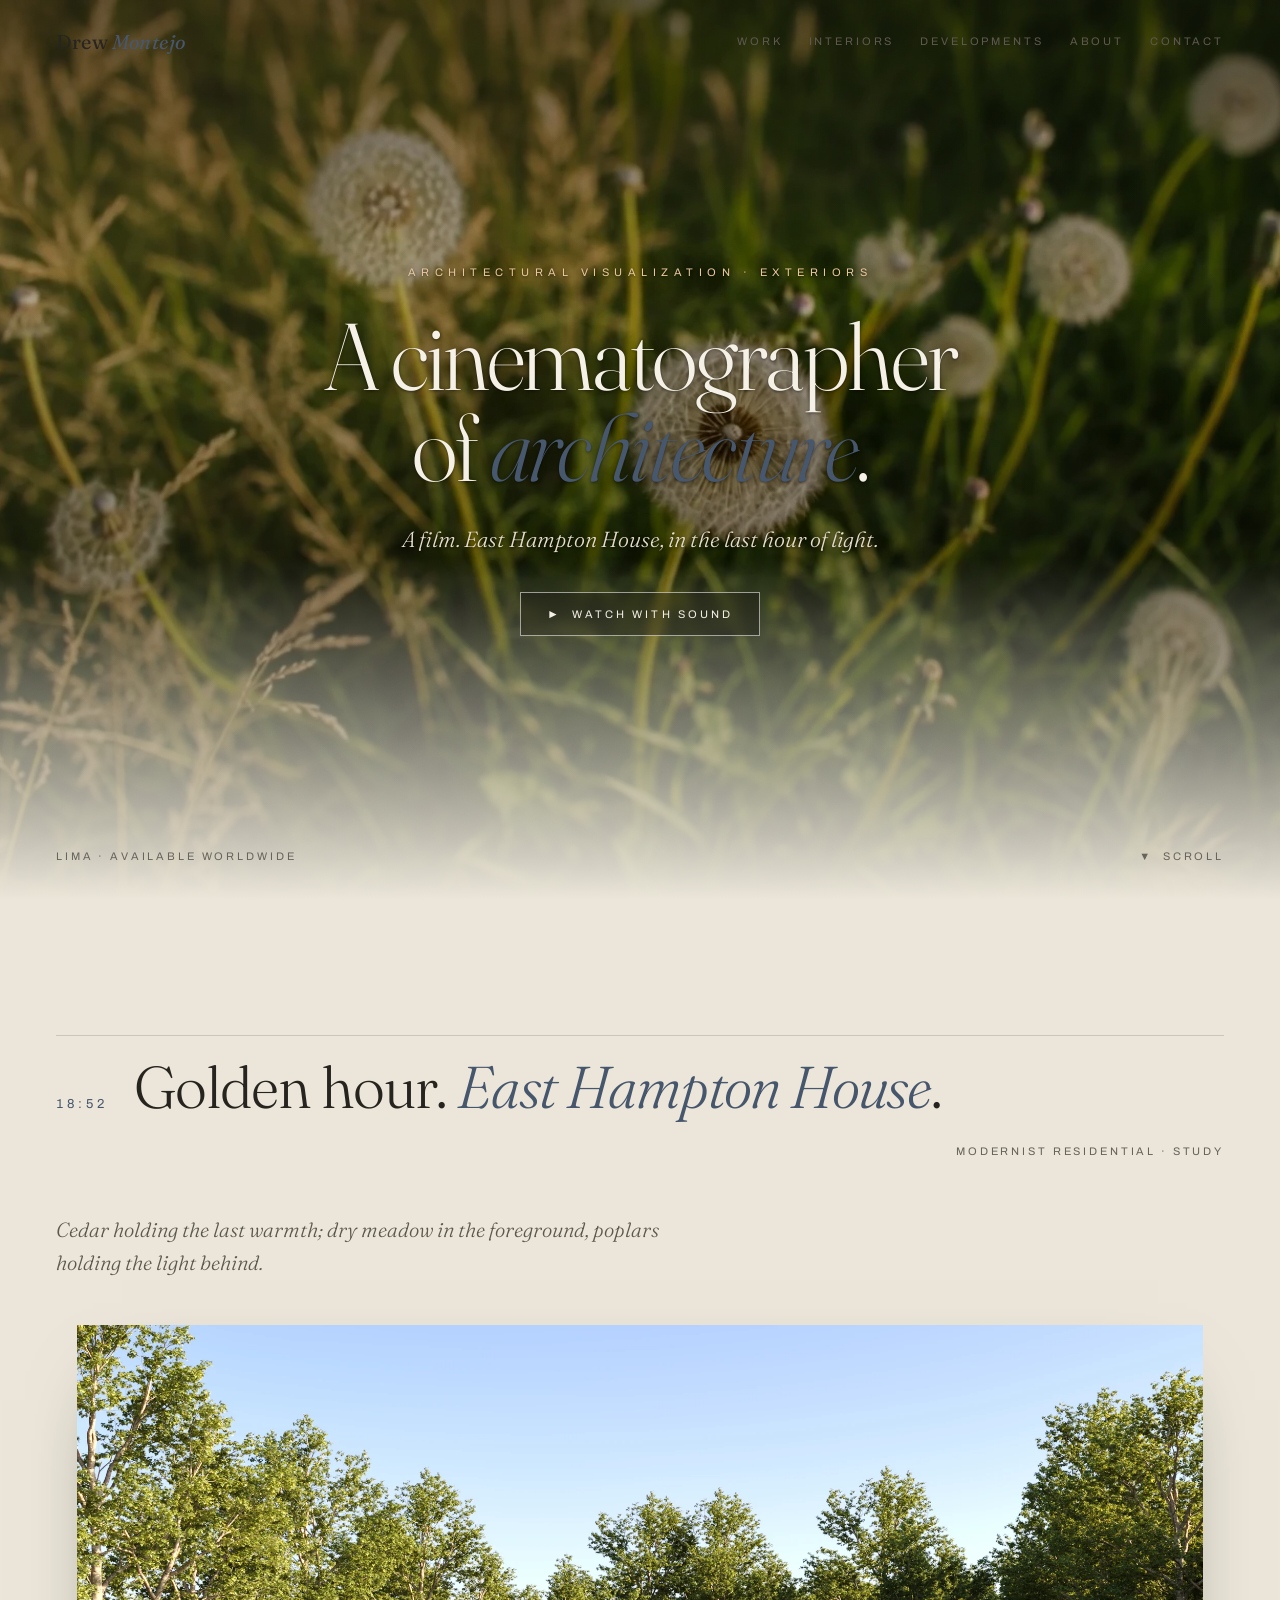
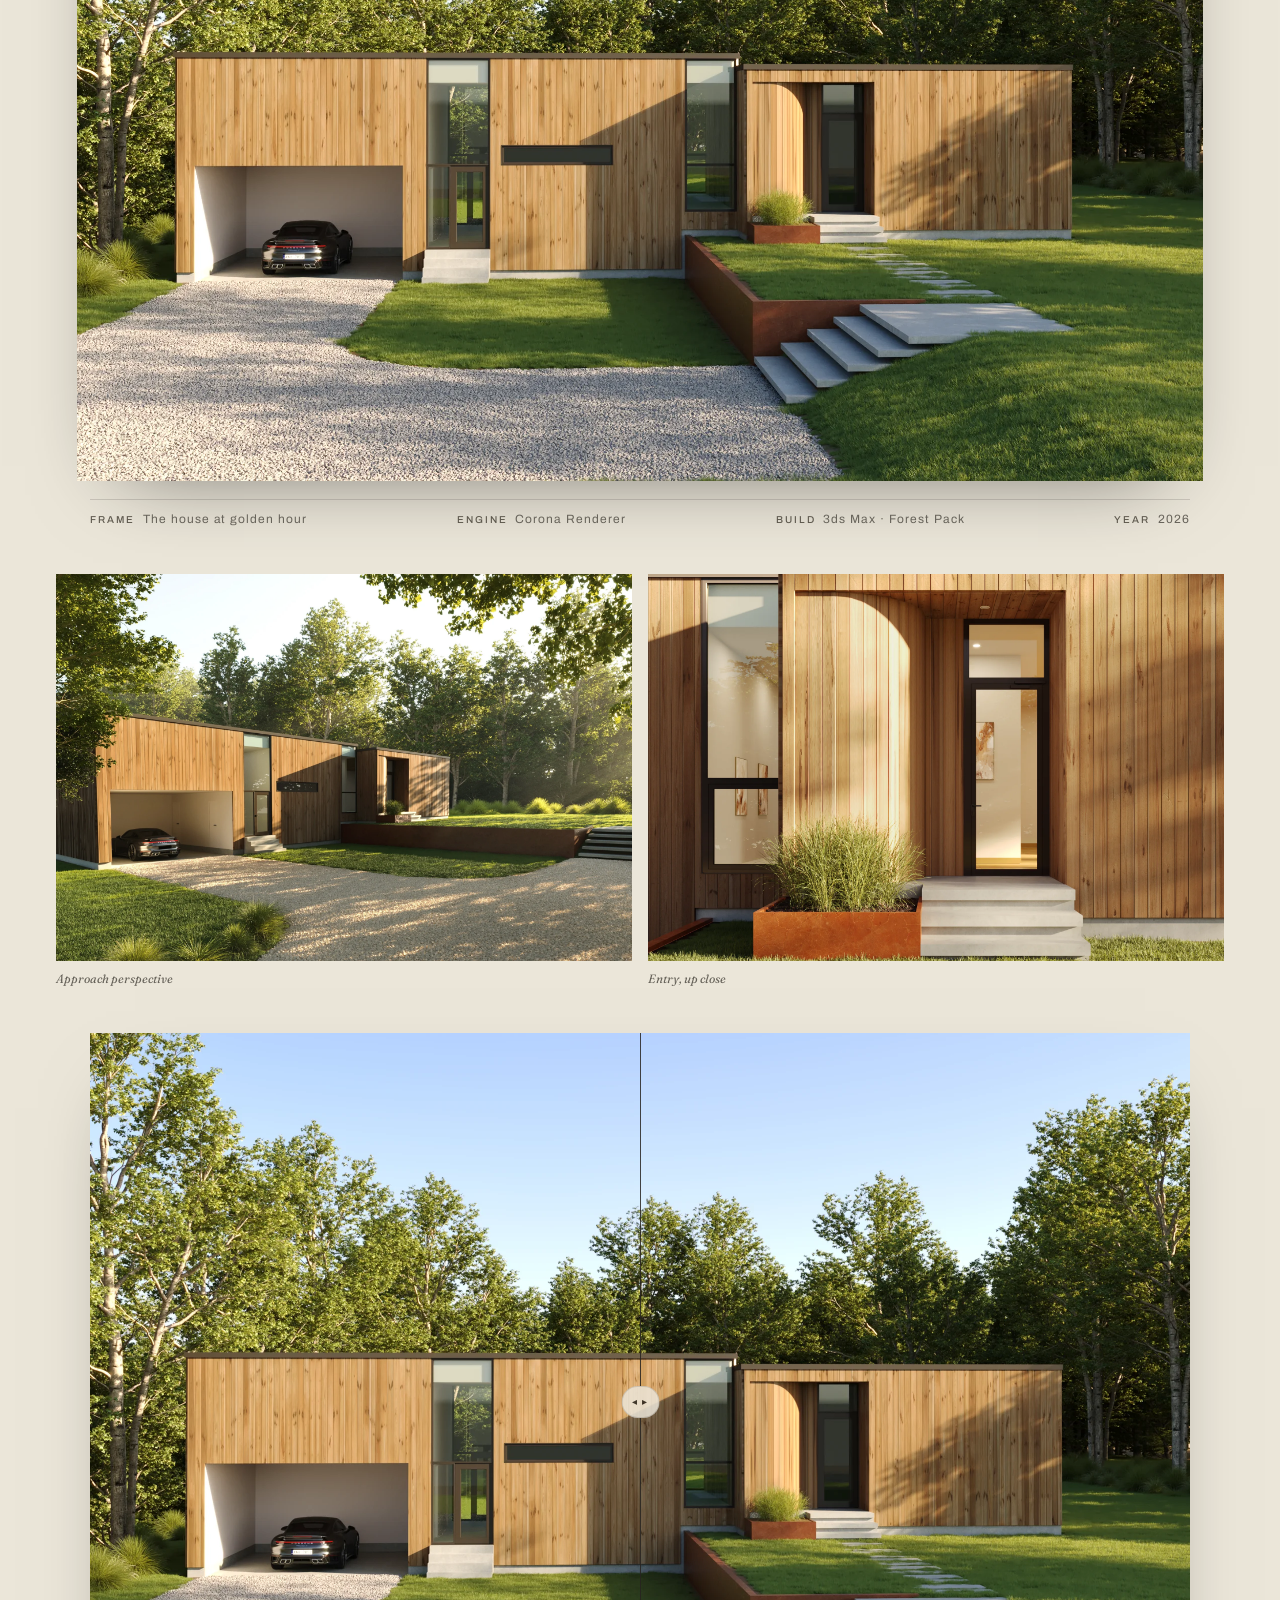
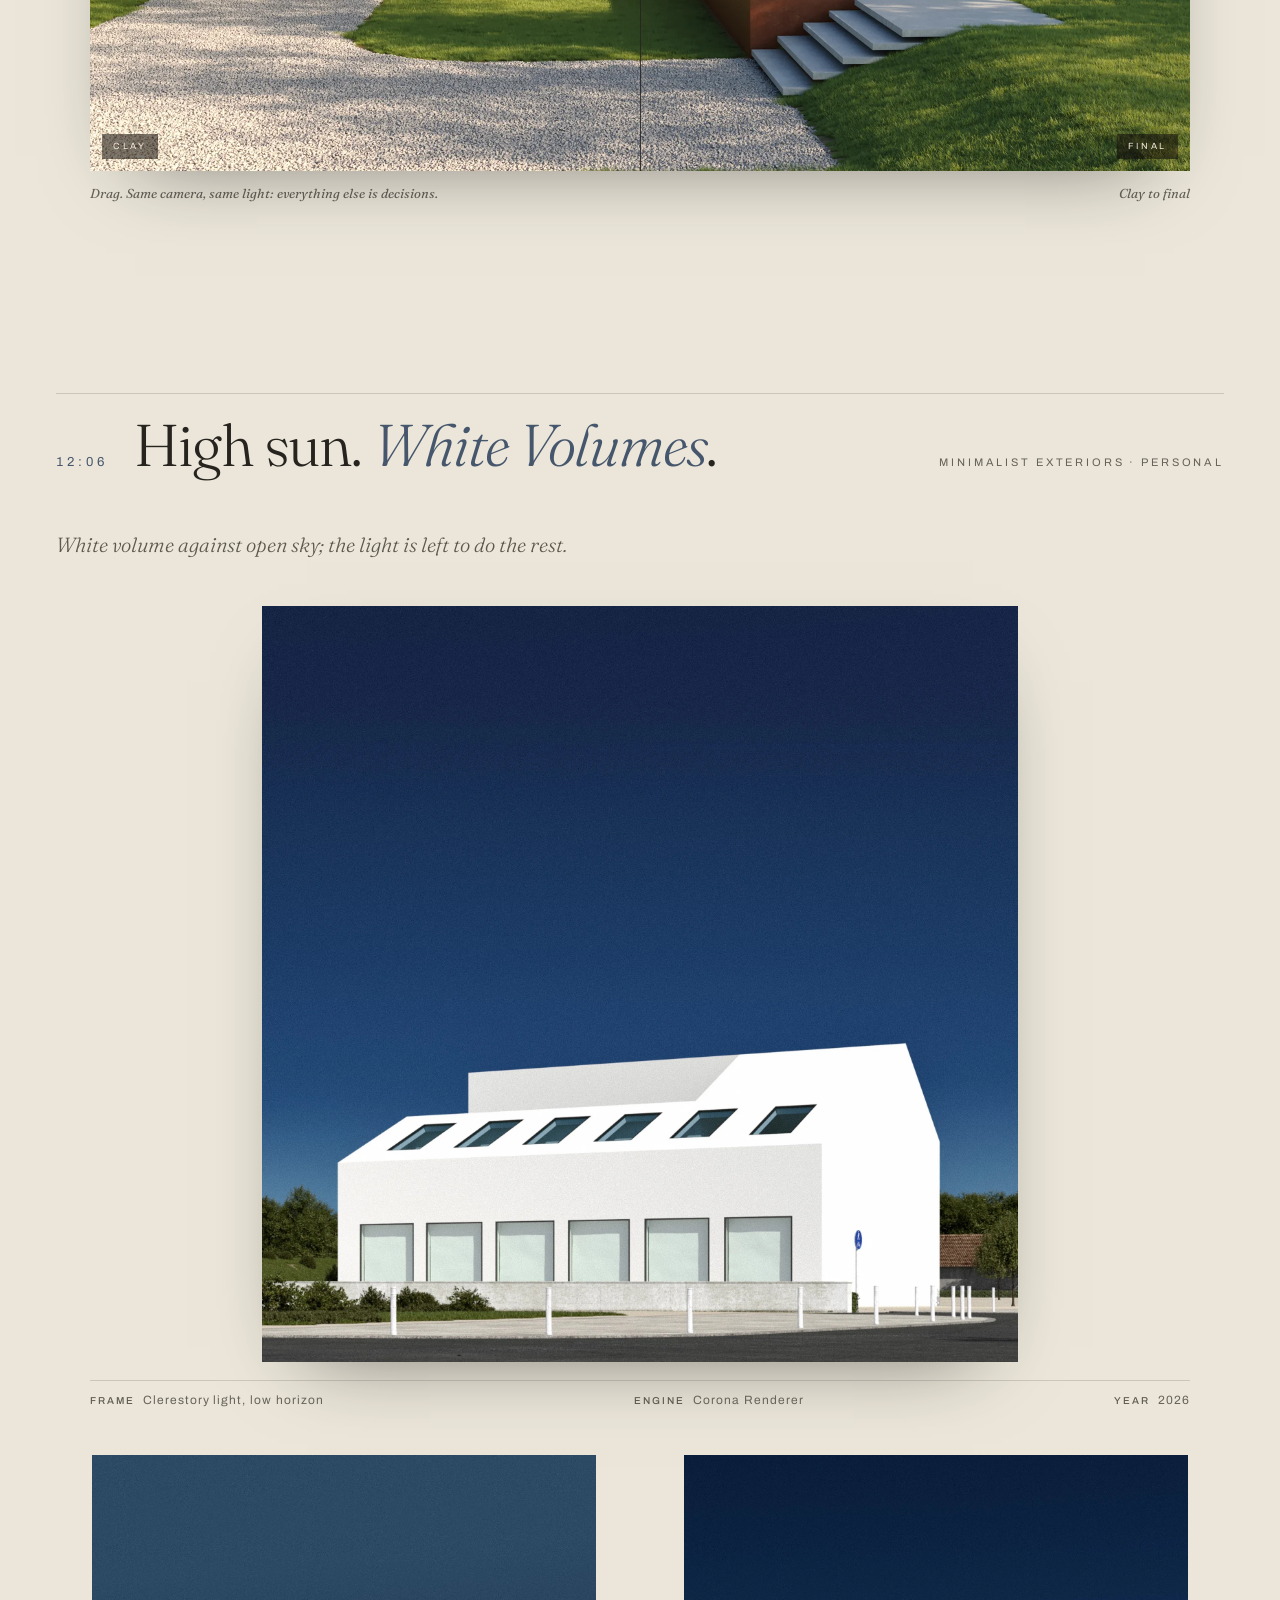
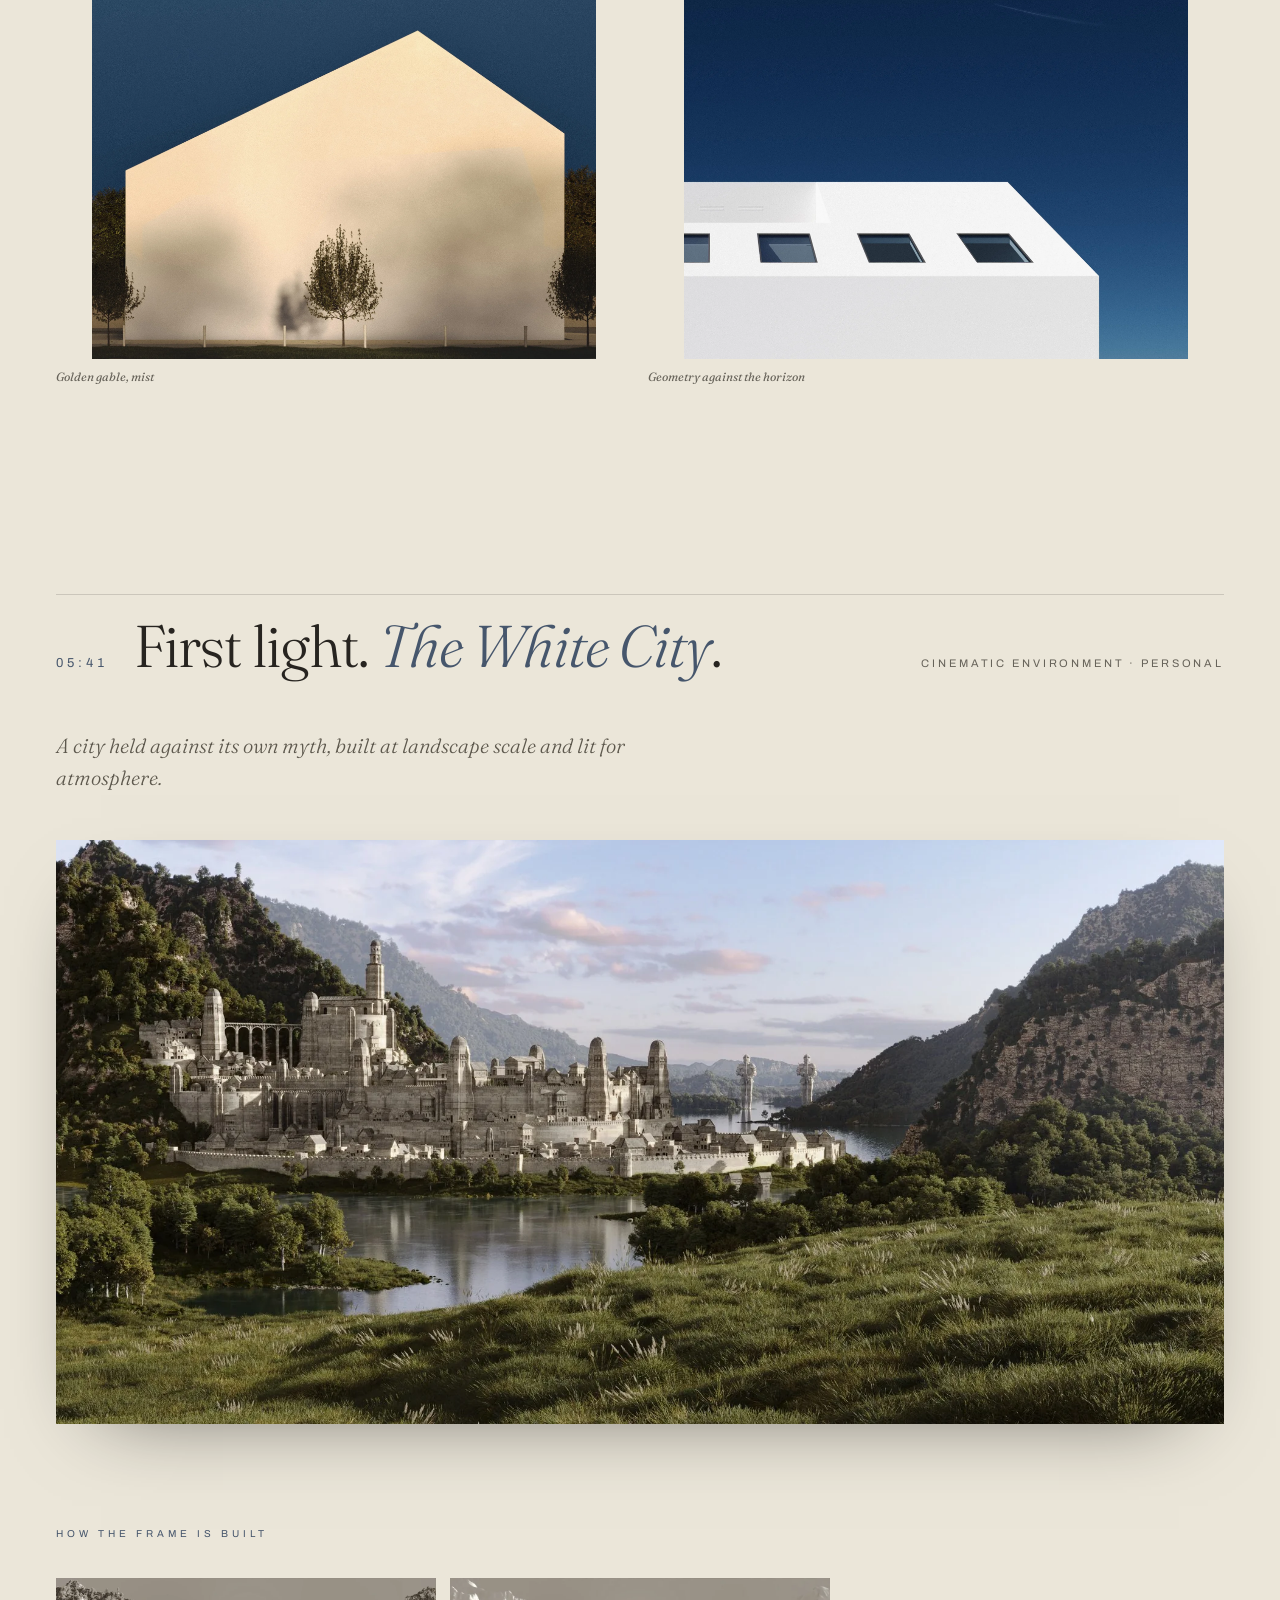
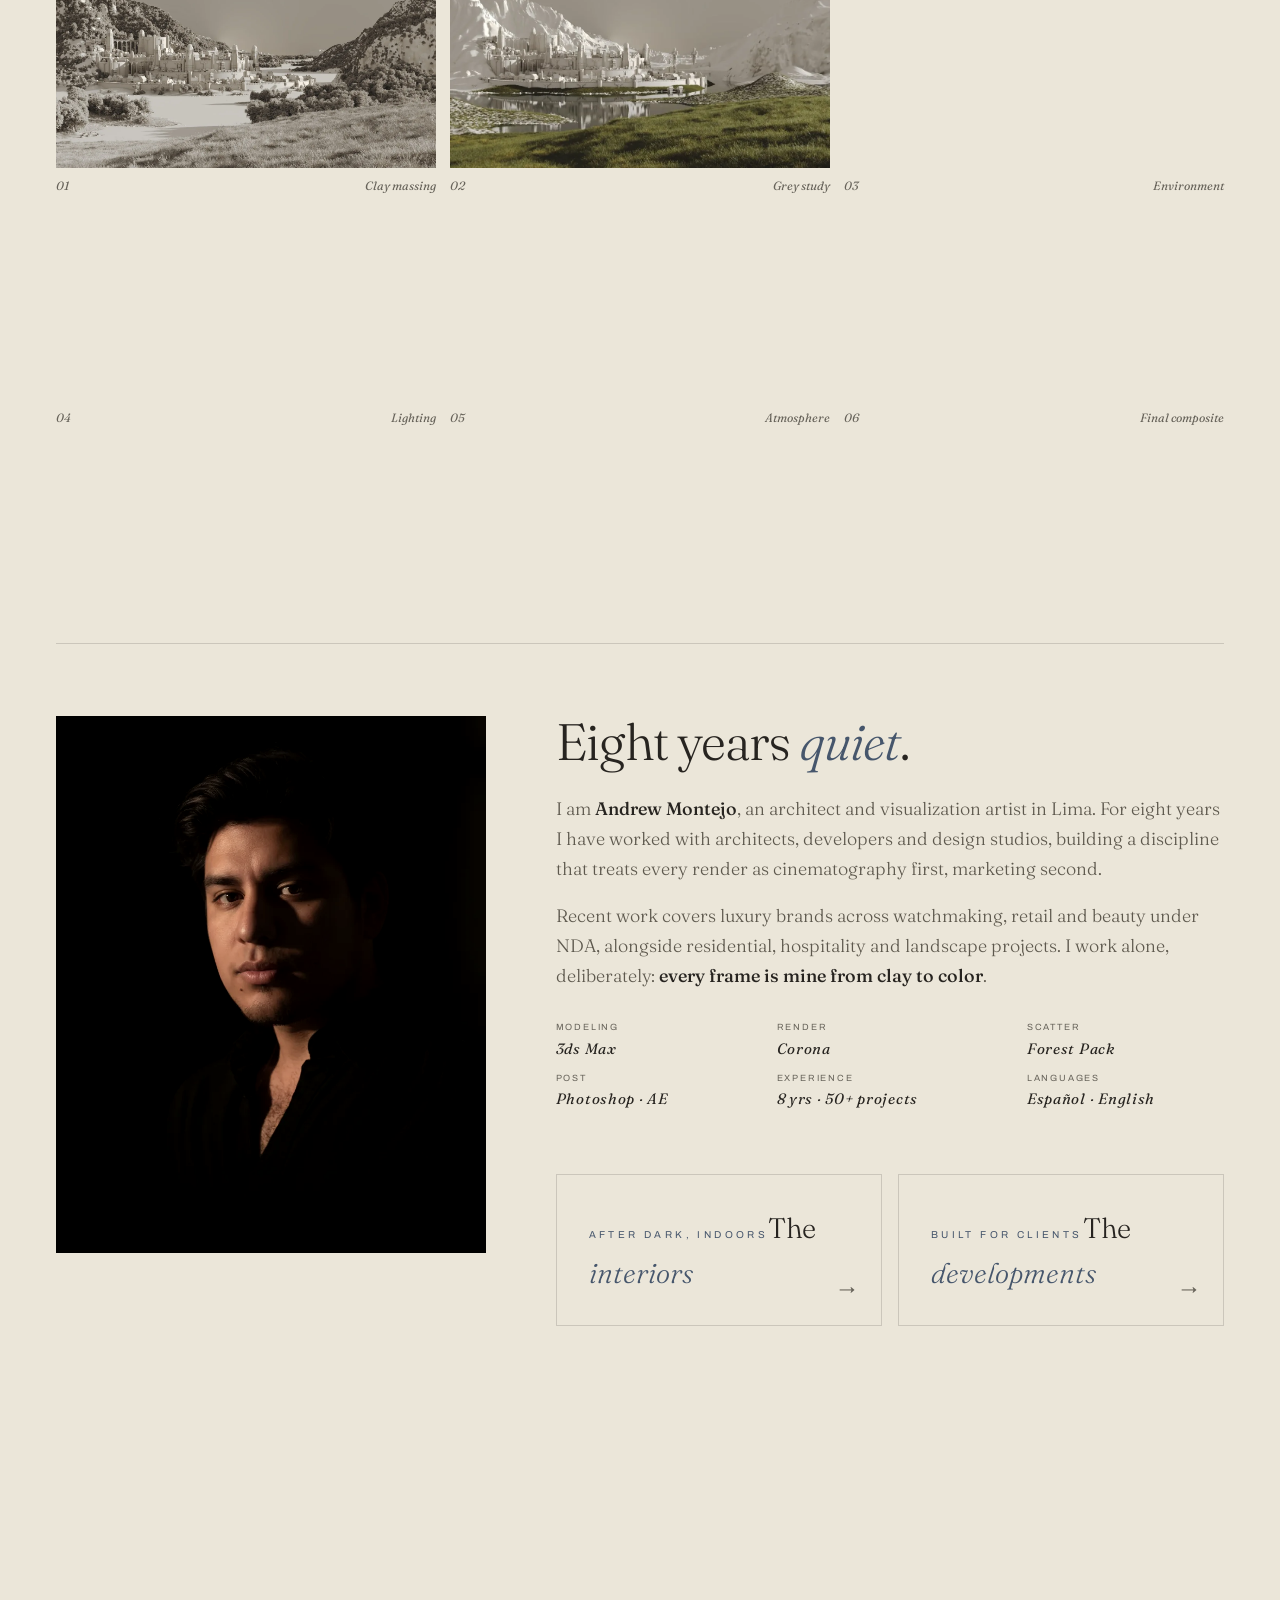
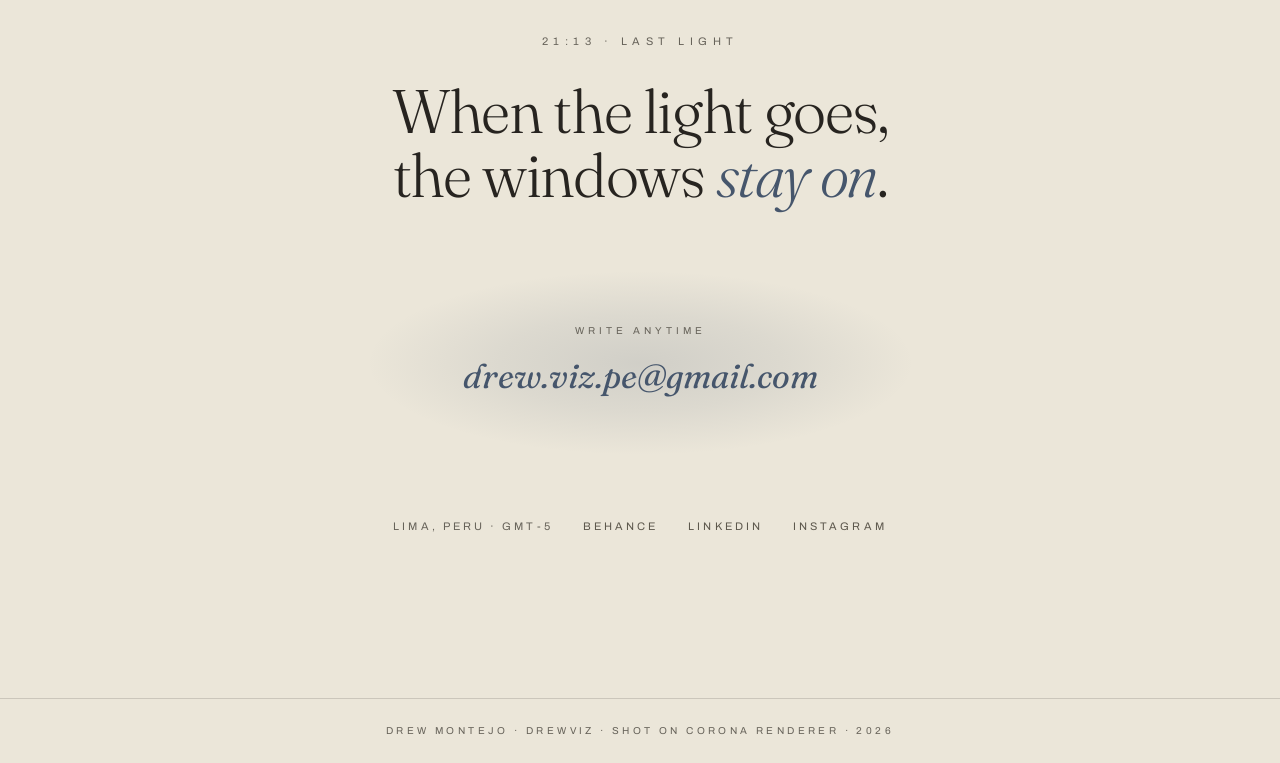
<file: portfolio/index.html>
<!DOCTYPE html>
<html lang="en">
<head>
<meta charset="UTF-8">
<meta name="viewport" content="width=device-width,initial-scale=1">
<title>Drew Montejo. One day of light. Architectural Visualization</title>
<meta name="description" content="Cinematic exterior architectural visualization by Drew Montejo. Four places, one day of light: dawn, high sun, golden hour, dusk. 3ds Max + Corona Renderer. Lima, available worldwide.">
<meta name="author" content="Andrew Montejo, drewviz">
<link rel="canonical" href="https://drewviz.com">
<meta property="og:title" content="Drew Montejo. One day of light.">
<meta property="og:description" content="Cinematic exterior architectural visualization. Four places, one day of light.">
<meta property="og:image" content="https://drewviz.com/images/v6/og-cover.jpg">
<meta property="og:type" content="website">
<meta property="og:url" content="https://drewviz.com">
<script type="application/ld+json">
{
  "@context": "https://schema.org",
  "@type": "ProfessionalService",
  "name": "drewviz \u2014 Drew Montejo \u00b7 Architectural Visualization",
  "description": "Cinematic exterior architectural visualization: atmospheric, light-driven renders for residential, hospitality and landscape architecture projects worldwide.",
  "url": "https://drewviz.com",
  "image": "https://drewviz.com/images/v6/gondor-cover.webp",
  "email": "drew.viz.pe@gmail.com",
  "address": { "@type": "PostalAddress", "addressLocality": "Lima", "addressCountry": "PE" },
  "founder": { "@type": "Person", "name": "Andrew Montejo", "jobTitle": "Architectural Visualization Artist" },
  "areaServed": "Worldwide",
  "serviceType": ["Architectural Visualization", "Exterior Rendering", "3D Rendering", "Architectural Animation"]
}
</script>
<meta name="theme-color" content="#ebe6d9">
<link rel="icon" href="data:image/svg+xml,%3Csvg xmlns='http://www.w3.org/2000/svg' viewBox='0 0 64 64'%3E%3Crect width='64' height='64' rx='13' fill='%23272420'/%3E%3Ctext x='32' y='47' font-family='Georgia,serif' font-style='italic' font-size='42' fill='%23c98a4a' text-anchor='middle'%3ED%3C/text%3E%3C/svg%3E">
<link rel="preload" as="image" href="images/v6/film-poster-v2.webp">
<link rel="preconnect" href="https://fonts.googleapis.com">
<link rel="preconnect" href="https://fonts.gstatic.com" crossorigin>
<link href="https://fonts.googleapis.com/css2?family=Fraunces:ital,opsz,wght@0,9..144,300;0,9..144,400;0,9..144,500;1,9..144,300;1,9..144,400&family=Archivo:wght@300;400;500;600&display=swap" rel="stylesheet">
<style>
*,*::before,*::after{box-sizing:border-box;margin:0;padding:0}

:root{
  /* paleta fija clara: marfil/hueso + tinta calida + pizarra */
  --bg:#ebe6d9;
  --bg2:#e3ddcd;
  --ink:#272420;
  --soft:#5d584d;
  --dim:#67635a;
  --line:rgba(39,36,32,0.16);
  --warm:#46566c;
  --mx:50vw;
  --my:50vh;
  --display:'Fraunces',Georgia,serif;
  --sans:'Archivo',-apple-system,sans-serif;
  --eo:cubic-bezier(0.22,1,0.36,1);
}
html{scroll-behavior:smooth}
body{
  background:var(--bg);
  color:var(--ink);
  font-family:var(--sans);
  line-height:1.6;
  -webkit-font-smoothing:antialiased;
  overflow-x:hidden;
  transition:color 600ms linear;
}
::selection{background:rgba(160,175,200,0.35)}

/* film grain */
body::before{content:'';position:fixed;inset:0;pointer-events:none;z-index:200;opacity:0.05;mix-blend-mode:overlay;
background-image:url("data:image/svg+xml;utf8,<svg xmlns='http://www.w3.org/2000/svg' width='180' height='180'><filter id='n'><feTurbulence type='fractalNoise' baseFrequency='0.9' stitchTiles='stitch'/></filter><rect width='180' height='180' filter='url(%23n)'/></svg>")}

/* ━━━ NAV ━━━ */
.nav{position:fixed;top:0;left:0;right:0;z-index:160;display:flex;justify-content:space-between;align-items:center;padding:26px 56px;transition:background 420ms var(--eo),padding 420ms var(--eo),box-shadow 420ms var(--eo)}
.nav.scrolled{padding:14px 56px;background:color-mix(in oklab,var(--bg) 78%,transparent);backdrop-filter:blur(16px);-webkit-backdrop-filter:blur(16px);box-shadow:0 1px 0 var(--line)}
@media(max-width:900px){.nav.scrolled{padding:10px 20px}}
.brand{font-family:var(--display);font-size:20px;font-weight:400;color:var(--ink);text-decoration:none;letter-spacing:0.01em;transition:color 600ms linear}
.brand i{font-style:italic;color:var(--warm);transition:color 600ms linear}
.nav .links{display:flex;gap:26px;font-size:11px;letter-spacing:0.26em;text-transform:uppercase}
.nav .links a{color:var(--soft);text-decoration:none;position:relative;transition:color 300ms var(--eo)}
.nav .links a:hover{color:var(--ink)}
.nav .links a::after{content:'';position:absolute;left:0;bottom:-5px;height:1px;width:0;background:var(--warm);transition:width 380ms var(--eo)}
.nav .links a:hover::after{width:100%}
@media(max-width:900px){.nav{padding:18px 20px}.nav .links{gap:6px 14px;flex-wrap:wrap;justify-content:flex-end}.nav .links a{padding:10px 4px}}

/* ━━━ HERO · FILM ━━━ */
.hero{min-height:100vh;position:relative;display:grid;place-items:center;overflow:hidden;padding:0 56px}
.hero-bg{position:absolute;inset:0;background:#000}
.hero-bg video{width:100%;height:100%;object-fit:cover;display:block;filter:brightness(0.82) contrast(1.04) saturate(1.04)}
.hero-bg img{width:100%;height:100%;object-fit:cover}
/* legibilidad del texto + fundido a la pagina abajo */
.hero-edge{position:absolute;inset:0;pointer-events:none;background:linear-gradient(180deg,rgba(10,9,8,0.45) 0%,rgba(10,9,8,0.12) 30%,rgba(10,9,8,0.30) 62%,var(--bg) 100%)}
.hero-center{position:relative;z-index:2;text-align:center;max-width:1080px;color:#f3efe6;text-shadow:0 2px 30px rgba(0,0,0,0.55),0 1px 3px rgba(0,0,0,0.5)}
.hero-center .hero-kicker{color:#e9c79c}
.hero-center h1{color:#f6f1e7}
.hero-center h1 i{color:#e9c79c}
.hero-center .hero-sub{color:#e6ddcd}
.hero-sound{margin-top:34px;display:inline-flex;align-items:center;gap:10px;font-family:var(--sans);font-size:11px;letter-spacing:0.28em;text-transform:uppercase;color:#f3efe6;background:rgba(20,18,15,0.32);border:1px solid rgba(255,255,255,0.55);backdrop-filter:blur(6px);-webkit-backdrop-filter:blur(6px);padding:14px 26px;cursor:pointer;transition:background .3s var(--eo),border-color .3s var(--eo)}
.hero-sound:hover{background:rgba(20,18,15,0.5);border-color:#fff}
.hero-sound .hs-ico{font-size:12px}
.hero-foot{color:#d9cfbf}
.hero-kicker{font-size:11px;letter-spacing:0.5em;text-transform:uppercase;color:var(--warm);margin-bottom:30px;transition:color 600ms linear}
.hero h1{font-family:var(--display);font-weight:300;font-size:clamp(46px,7.4vw,116px);line-height:0.96;letter-spacing:-0.025em}
.hero h1 i{font-style:italic;font-weight:300;color:var(--warm);transition:color 600ms linear}
.hero-sub{margin-top:30px;font-family:var(--display);font-style:italic;font-weight:300;font-size:clamp(17px,1.7vw,23px);color:var(--soft);transition:color 600ms linear}
.hero-foot{position:absolute;bottom:34px;left:56px;right:56px;display:flex;justify-content:space-between;font-size:11px;letter-spacing:0.26em;text-transform:uppercase;color:var(--dim);z-index:2;transition:color 600ms linear}
.hero-foot .pulse{display:inline-block;animation:sink 2.6s ease-in-out infinite}
@keyframes sink{0%,100%{transform:translateY(0);opacity:0.6}50%{transform:translateY(5px);opacity:1}}
@media(max-width:900px){.hero{padding:0 20px}.hero-foot{left:20px;right:20px}}

/* ━━━ CHAPTER ━━━ */
.hour{padding:15vh 56px 6vh;max-width:1560px;margin:0 auto}
.hour-head{display:flex;align-items:baseline;gap:26px;border-top:1px solid var(--line);padding-top:22px;margin-bottom:6vh;flex-wrap:wrap;transition:border-color 600ms linear}
.hour-time{font-size:13px;letter-spacing:0.3em;color:var(--warm);font-variant-numeric:tabular-nums;transition:color 600ms linear}
.hour-name{font-family:var(--display);font-weight:300;font-size:clamp(34px,4.6vw,72px);line-height:1;letter-spacing:-0.02em}
.hour-name i{font-style:italic;color:var(--warm);transition:color 600ms linear}
.hour-tag{margin-left:auto;font-size:11px;letter-spacing:0.26em;text-transform:uppercase;color:var(--dim);transition:color 600ms linear}
.hour-line{font-family:var(--display);font-style:italic;font-weight:300;font-size:clamp(17px,1.6vw,22px);color:var(--soft);max-width:640px;margin-bottom:5vh;transition:color 600ms linear}

.frame{margin-bottom:18px}
.frame img{display:block;max-height:84vh;max-width:100%;width:auto;height:auto;margin:0 auto;box-shadow:0 30px 80px -45px rgba(0,0,0,0.6);cursor:zoom-in}
.report{display:flex;justify-content:space-between;gap:26px;border-top:1px solid var(--line);padding-top:10px;font-size:12px;letter-spacing:0.08em;color:var(--dim);max-width:1100px;margin:0 auto 5vh;flex-wrap:wrap;transition:color 600ms linear,border-color 600ms linear}
.report b{font-weight:500;color:var(--soft);letter-spacing:0.2em;text-transform:uppercase;font-size:10px;transition:color 600ms linear}
.report span{font-variant-numeric:tabular-nums}

.duo{display:grid;grid-template-columns:1fr 1fr;gap:16px;margin-bottom:18px}
.duo figure img,.strip figure img{display:block;max-height:56vh;max-width:100%;width:auto;height:auto;margin:0 auto;cursor:zoom-in}
.duo figcaption,.strip figcaption{margin-top:8px;font-size:12px;color:var(--dim);font-family:var(--display);font-style:italic;display:flex;justify-content:space-between;transition:color 600ms linear}
.strip{display:grid;grid-template-columns:repeat(3,1fr);gap:14px;margin:4vh 0 2vh}
.strip-kicker{font-size:10px;letter-spacing:0.4em;text-transform:uppercase;color:var(--warm);margin:6vh 0 18px;transition:color 600ms linear}
@media(max-width:900px){.hour{padding-left:20px;padding-right:20px}.duo,.strip{grid-template-columns:1fr}}

/* ━━━ CLAY SLIDER ━━━ */
.compare{position:relative;max-width:1100px;margin:5vh auto 0;aspect-ratio:2200/1476;overflow:hidden;cursor:ew-resize;touch-action:none;user-select:none;box-shadow:0 30px 80px -45px rgba(0,0,0,0.55)}
.compare img{position:absolute;inset:0;width:100%;height:100%;object-fit:cover;pointer-events:none}
.cmp-top{clip-path:inset(0 50% 0 0)}
.cmp-line{position:absolute;top:0;bottom:0;left:50%;width:1px;background:var(--ink);opacity:0.85;pointer-events:none}
.cmp-line::after{content:'◂ ▸';position:absolute;top:50%;left:50%;transform:translate(-50%,-50%);background:var(--bg);border:1px solid var(--line);color:var(--ink);font-size:10px;letter-spacing:0.16em;padding:7px 10px;border-radius:999px;white-space:nowrap;font-family:var(--sans);transition:background 600ms linear,color 600ms linear}
.cmp-tag{position:absolute;bottom:12px;font-size:9px;letter-spacing:0.3em;text-transform:uppercase;color:#f3ead9;background:rgba(20,16,12,0.55);padding:5px 11px;pointer-events:none}
.cmp-tag.l{left:12px}.cmp-tag.r{right:12px}
.compare-cap{max-width:1100px;margin:12px auto 0;font-family:var(--display);font-style:italic;font-size:13px;color:var(--dim);display:flex;justify-content:space-between;transition:color 600ms linear}

/* ━━━ DUSK / PRACTICE ━━━ */
.practice{padding:16vh 56px;max-width:1280px;margin:0 auto}
.practice-grid{display:grid;grid-template-columns:0.9fr 1.4fr;gap:70px;align-items:start;border-top:1px solid var(--line);padding-top:8vh;transition:border-color 600ms linear}
.portrait{aspect-ratio:4/5;overflow:hidden}
.portrait img{width:100%;height:100%;object-fit:cover;filter:grayscale(0.25) contrast(1.05)}
.practice h2{font-family:var(--display);font-weight:300;font-size:clamp(34px,4vw,58px);line-height:1.02;letter-spacing:-0.02em;margin-bottom:26px}
.practice h2 i{font-style:italic;color:var(--warm);transition:color 600ms linear}
.practice p{font-family:var(--display);font-weight:300;font-size:18px;line-height:1.65;color:var(--soft);margin-bottom:18px;max-width:62ch;transition:color 600ms linear}
.practice p strong{color:var(--ink);font-weight:500}
.stack{margin-top:30px;display:grid;grid-template-columns:repeat(3,auto);gap:10px 40px;font-size:12px;letter-spacing:0.06em}
.stack dt{color:var(--dim);text-transform:uppercase;letter-spacing:0.2em;font-size:9px;margin-bottom:2px;transition:color 600ms linear}
.stack dd{font-family:var(--display);font-style:italic;font-size:15px;color:var(--ink)}
.doors{margin-top:7vh;display:grid;grid-template-columns:1fr 1fr;gap:16px}
.door{position:relative;display:block;text-decoration:none;border:1px solid var(--line);padding:30px 32px;transition:border-color 360ms var(--eo),background 360ms var(--eo)}
.door:hover{border-color:var(--warm)}
.door .k{font-size:10px;letter-spacing:0.34em;text-transform:uppercase;color:var(--warm);transition:color 600ms linear}
.door .t{font-family:var(--display);font-weight:300;font-size:clamp(22px,2.2vw,32px);color:var(--ink);margin-top:6px}
.door .t i{font-style:italic;color:var(--warm)}
.door .a{position:absolute;right:26px;bottom:24px;color:var(--dim);font-size:16px;transition:transform 360ms var(--eo),color 360ms var(--eo)}
.door:hover .a{transform:translateX(6px);color:var(--warm)}
@media(max-width:900px){.practice{padding-left:20px;padding-right:20px}.practice-grid{grid-template-columns:1fr;gap:40px}.doors{grid-template-columns:1fr}.stack{grid-template-columns:repeat(2,auto)}}

/* ━━━ FILM ━━━ */
.film{padding:14vh 56px;max-width:1400px;margin:0 auto;border-top:1px solid var(--line)}
.film-head{margin-bottom:5vh}
.film-kicker{font-size:11px;letter-spacing:.4em;text-transform:uppercase;color:var(--warm);margin-bottom:14px}
.film-title{font-family:var(--display);font-weight:300;font-size:clamp(34px,4.6vw,72px);line-height:1;letter-spacing:-.02em}
.film-title i{font-style:italic;color:var(--warm)}
.film-line{font-family:var(--display);font-style:italic;font-size:clamp(16px,1.5vw,20px);color:var(--soft);margin-top:14px;max-width:640px}
.film-player{position:relative;overflow:hidden;box-shadow:0 30px 80px -45px rgba(0,0,0,.5);cursor:pointer;background:#000;aspect-ratio:16/9}
.film-player video{width:100%;height:100%;display:block;object-fit:cover}
.film-play{position:absolute;inset:0;margin:auto;width:84px;height:84px;border-radius:50%;border:1px solid rgba(255,255,255,.65);background:rgba(20,18,15,.32);backdrop-filter:blur(6px);-webkit-backdrop-filter:blur(6px);color:#fff;font-size:24px;cursor:pointer;display:flex;align-items:center;justify-content:center;padding-left:5px;transition:transform .3s var(--eo),background .3s}
.film-player:hover .film-play{transform:scale(1.08);background:rgba(20,18,15,.5)}
.film-play.hidden{display:none}
.film-cap{margin-top:12px;display:flex;justify-content:space-between;font-size:12px;color:var(--dim);font-family:var(--display);font-style:italic}
@media(max-width:900px){.film{padding-left:20px;padding-right:20px}.film-play{width:64px;height:64px;font-size:20px}}

/* ━━━ NIGHT / CONTACT: una ventana oscura encendida sobre la pared clara ━━━ */
.night{min-height:92vh;display:flex;flex-direction:column;justify-content:center;align-items:center;text-align:center;padding:14vh 56px;position:relative}
.night-kicker{font-size:11px;letter-spacing:0.5em;text-transform:uppercase;color:var(--dim);margin-bottom:30px}
.night h2{font-family:var(--display);font-weight:300;font-size:clamp(34px,4.8vw,76px);line-height:1.04;letter-spacing:-0.022em;max-width:980px;margin-bottom:7vh;color:var(--ink)}
.night h2 i{font-style:italic;color:var(--warm)}
.window{display:inline-block;text-decoration:none;padding:52px 96px;border:none;
  background:radial-gradient(closest-side at 50% 50%,color-mix(in oklab,var(--warm) 16%,transparent) 0%,color-mix(in oklab,var(--warm) 9%,transparent) 52%,transparent 100%);
  transition:transform 500ms var(--eo)}
.window::after{content:'';position:absolute;inset:0;pointer-events:none;opacity:0;
  background:radial-gradient(closest-side at 50% 50%,color-mix(in oklab,var(--warm) 24%,transparent) 0%,color-mix(in oklab,var(--warm) 12%,transparent) 52%,transparent 100%);
  transition:opacity 500ms var(--eo)}
.window{position:relative}
.window:hover::after{opacity:1}
.window:hover{transform:translateY(-2px)}
.window .label{position:relative;font-size:10px;letter-spacing:0.4em;text-transform:uppercase;color:var(--dim);display:block;margin-bottom:10px}
.window .mail{position:relative;font-family:var(--display);font-style:italic;font-size:clamp(22px,2.7vw,34px);color:var(--warm)}
.night-meta{margin-top:7vh;display:flex;gap:30px;flex-wrap:wrap;justify-content:center;font-size:11px;letter-spacing:0.28em;text-transform:uppercase;color:var(--dim);transition:color 600ms linear}
.night-meta a{color:var(--soft);text-decoration:none;transition:color 300ms var(--eo)}
.night-meta a:hover{color:var(--ink)}
.footer{padding:24px;text-align:center;font-size:10px;letter-spacing:0.34em;text-transform:uppercase;color:var(--dim);border-top:1px solid var(--line);transition:color 600ms linear,border-color 600ms linear}
@media(max-width:900px){.night{padding-left:20px;padding-right:20px}.window{padding:26px 30px}}

/* ━━━ LIGHTBOX ━━━ */
.lb{position:fixed;inset:0;z-index:400;background:rgba(10,9,12,0.96);display:none;align-items:center;justify-content:center}
.lb.open{display:flex}
.lb img{max-width:94vw;max-height:90vh}
.lb-x{position:absolute;top:20px;right:28px;background:none;border:none;color:#9a8f7d;font-size:11px;letter-spacing:0.3em;text-transform:uppercase;cursor:pointer;padding:10px}
.lb-x:hover{color:#ece7da}
.lb-nav{position:absolute;top:50%;transform:translateY(-50%);background:none;border:none;color:#9a8f7d;font-size:30px;cursor:pointer;padding:16px}
.lb-nav:hover{color:#ece7da}
.lb-prev{left:12px}.lb-next{right:12px}
.lb-cap{position:absolute;bottom:24px;left:0;right:0;text-align:center;font-family:var(--display);font-style:italic;font-size:14px;color:#c9bca6}

/* ━━━ REVEAL ━━━ */
.rv{opacity:0;transform:translateY(30px);transition:opacity 1100ms var(--eo),transform 1100ms var(--eo)}
.rv.in{opacity:1;transform:none}

@media(prefers-reduced-motion:reduce){
  *{transition-duration:0.01ms!important;animation:none!important}
  .rv{opacity:1;transform:none}
}
</style>
</head>
<body>

<!-- NAV -->
<nav class="nav">
  <a class="brand" href="index.html">Drew <i>Montejo</i></a>
  <div class="links">
    <a href="#golden">Work</a>
    <a href="interiors.html">Interiors</a>
    <a href="selected-work.html">Developments</a>
    <a href="#practice">About</a>
    <a href="#night">Contact</a>
  </div>
</nav>

<!-- HERO · FILM -->
<header class="hero" id="top">
  <div class="hero-bg"><video id="heroVid" preload="none" playsinline poster="images/v6/film-poster-v2.webp"><source src="videos/film-east-hampton-v2.mp4" type="video/mp4"></video></div>
  <div class="hero-edge"></div>
  <div class="hero-center">
    <div class="hero-kicker rv in">Architectural visualization · Exteriors</div>
    <h1 class="rv in">A cinematographer<br>of <i>architecture</i>.</h1>
    <p class="hero-sub rv in">A film. East Hampton House, in the last hour of light.</p>
    <button class="hero-sound" id="heroSound"><span class="hs-ico">&#9658;</span> Watch with sound</button>
  </div>
  <div class="hero-foot">
    <div>Lima · Available worldwide</div>
    <div><span class="pulse">&#9660;</span>&nbsp; Scroll</div>
  </div>
</header>

<!-- 18:52 · GOLDEN HOUR · EAST HAMPTON -->
<section class="hour" id="golden" data-hour="18:52">
  <div class="hour-head rv">
    <div class="hour-time">18:52</div>
    <h2 class="hour-name">Golden hour. <i>East Hampton House</i>.</h2>
    <div class="hour-tag">Modernist residential · Study</div>
  </div>
  <p class="hour-line rv">Cedar holding the last warmth; dry meadow in the foreground, poplars holding the light behind.</p>
  <figure class="frame rv"><img src="images/v6/easthampton-01.webp" alt="East Hampton house at golden hour"></figure>
  <div class="report rv"><span><b>Frame</b>&nbsp; The house at golden hour</span><span><b>Engine</b>&nbsp; Corona Renderer</span><span><b>Build</b>&nbsp; 3ds Max · Forest Pack</span><span><b>Year</b>&nbsp; 2026</span></div>
  <div class="duo rv">
    <figure><img src="images/v6/easthampton-02.webp" alt="Approach perspective"><figcaption><span>Approach perspective</span></figcaption></figure>
    <figure><img src="images/v6/easthampton-03.webp" alt="Entry close-up"><figcaption><span>Entry, up close</span></figcaption></figure>
  </div>
  <div class="compare rv" id="cmp">
    <img src="images/v6/easthampton-01.webp" alt="Final render">
    <img class="cmp-top" src="images/v6/easthampton-clay.webp" alt="Clay render">
    <div class="cmp-line"></div>
    <div class="cmp-tag l">Clay</div>
    <div class="cmp-tag r">Final</div>
  </div>
  <div class="compare-cap rv"><span>Drag. Same camera, same light: everything else is decisions.</span><span>Clay to final</span></div>
</section>

<!-- 12:06 · HIGH SUN · WHITE VOLUMES -->
<section class="hour" id="noon" data-hour="12:06">
  <div class="hour-head rv">
    <div class="hour-time">12:06</div>
    <h2 class="hour-name">High sun. <i>White Volumes</i>.</h2>
    <div class="hour-tag">Minimalist exteriors · Personal</div>
  </div>
  <p class="hour-line rv">White volume against open sky; the light is left to do the rest.</p>
  <figure class="frame rv"><img src="images/v6/white-volumes-01.webp" alt="White Volumes, clerestory light"></figure>
  <div class="report rv"><span><b>Frame</b>&nbsp; Clerestory light, low horizon</span><span><b>Engine</b>&nbsp; Corona Renderer</span><span><b>Year</b>&nbsp; 2026</span></div>
  <div class="duo rv">
    <figure><img src="images/v6/white-volumes-02.webp" alt="Golden gable in mist"><figcaption><span>Golden gable, mist</span></figcaption></figure>
    <figure><img src="images/v6/white-volumes-03.webp" alt="Geometry against the horizon"><figcaption><span>Geometry against the horizon</span></figcaption></figure>
  </div>
</section>

<!-- 05:41 · DAWN · THE WHITE CITY -->
<section class="hour" id="dawn" data-hour="05:41">
  <div class="hour-head rv">
    <div class="hour-time">05:41</div>
    <h2 class="hour-name">First light. <i>The White City</i>.</h2>
    <div class="hour-tag">Cinematic environment · Personal</div>
  </div>
  <p class="hour-line rv">A city held against its own myth, built at landscape scale and lit for atmosphere.</p>
  <figure class="frame rv"><img src="images/v6/gondor-cover.webp" alt="The White City at dawn, mist on the water"></figure>
  <div class="report rv"><span><b>Frame</b>&nbsp; Dawn over the city</span><span><b>Engine</b>&nbsp; Corona Renderer</span><span><b>Build</b>&nbsp; 3ds Max · Forest Pack · Photoshop</span><span><b>Year</b>&nbsp; 2026</span></div>
  <div class="strip-kicker rv">How the frame is built</div>
  <div class="strip rv">
    <figure><img src="images/v6/gondor-stage1.webp" alt="Clay massing"><figcaption><span>01</span><span>Clay massing</span></figcaption></figure>
    <figure><img src="images/v6/gondor-stage2.webp" alt="Grey study"><figcaption><span>02</span><span>Grey study</span></figcaption></figure>
    <figure><img src="images/v6/gondor-stage3.webp" alt="Environment"><figcaption><span>03</span><span>Environment</span></figcaption></figure>
    <figure><img src="images/v6/gondor-stage4.webp" alt="Lighting"><figcaption><span>04</span><span>Lighting</span></figcaption></figure>
    <figure><img src="images/v6/gondor-stage5.webp" alt="Atmosphere"><figcaption><span>05</span><span>Atmosphere</span></figcaption></figure>
    <figure><img src="images/v6/gondor-stage6.webp" alt="Final composite"><figcaption><span>06</span><span>Final composite</span></figcaption></figure>
  </div>
</section>

<!-- 19:58 · DUSK · THE PRACTICE -->
<section class="practice" id="practice" data-hour="19:58">
  <div class="practice-grid rv">
    <div class="portrait"><img src="images/andrew-portrait.webp" alt="Andrew Montejo"></div>
    <div>
      <h2>Eight years <i>quiet</i>.</h2>
      <p>I am <strong>Andrew Montejo</strong>, an architect and visualization artist in Lima. For eight years I have worked with architects, developers and design studios, building a discipline that treats every render as cinematography first, marketing second.</p>
      <p>Recent work covers luxury brands across watchmaking, retail and beauty under NDA, alongside residential, hospitality and landscape projects. I work alone, deliberately: <strong>every frame is mine from clay to color</strong>.</p>
      <dl class="stack">
        <div><dt>Modeling</dt><dd>3ds Max</dd></div>
        <div><dt>Render</dt><dd>Corona</dd></div>
        <div><dt>Scatter</dt><dd>Forest Pack</dd></div>
        <div><dt>Post</dt><dd>Photoshop · AE</dd></div>
        <div><dt>Experience</dt><dd>8 yrs · 50+ projects</dd></div>
        <div><dt>Languages</dt><dd>Español · English</dd></div>
      </dl>
      <div class="doors">
        <a class="door" href="interiors.html"><span class="k">After dark, indoors</span><span class="t">The <i>interiors</i></span><span class="a">→</span></a>
        <a class="door" href="selected-work.html"><span class="k">Built for clients</span><span class="t">The <i>developments</i></span><span class="a">→</span></a>
      </div>
    </div>
  </div>
</section>

<!-- 21:13 · NIGHT · CONTACT -->
<section class="night" id="night" data-hour="21:13">
  <div class="rv">
    <div class="night-kicker">21:13 · Last light</div>
    <h2>When the light goes,<br>the windows <i>stay on</i>.</h2>
    <a class="window" href="mailto:drew.viz.pe@gmail.com">
      <span class="label">Write anytime</span>
      <span class="mail">drew.viz.pe@gmail.com</span>
    </a>
    <div class="night-meta">
      <span>Lima, Peru · GMT-5</span>
      <a href="https://www.behance.net/drewstu" target="_blank" rel="noopener">Behance</a>
      <a href="https://www.linkedin.com/in/callmedru/" target="_blank" rel="noopener">LinkedIn</a>
      <a href="https://www.instagram.com/drew.stud/" target="_blank" rel="noopener">Instagram</a>
    </div>
  </div>
</section>

<footer class="footer">Drew Montejo · drewviz · shot on Corona Renderer · 2026</footer>

<!-- LIGHTBOX -->
<div class="lb" id="lb" role="dialog" aria-label="Image viewer">
  <button class="lb-x" id="lbX">Close</button>
  <button class="lb-nav lb-prev" id="lbPrev" aria-label="Previous">←</button>
  <img id="lbImg" alt="">
  <button class="lb-nav lb-next" id="lbNext" aria-label="Next">→</button>
  <div class="lb-cap" id="lbCap"></div>
</div>

<script>
// Legacy anchors (Upwork links to /#pano360 on the previous site)
if (location.hash === '#pano360' || location.hash === '#panoramas') { location.replace('classic.html' + location.hash); }
/* ━━━━━ HERO FILM: poster + click para reproducir con sonido (sin autoplay = ahorra ancho de banda) ━━━━━ */
(() => {
  const v=document.getElementById('heroVid'), b=document.getElementById('heroSound');
  if(!v) return;
  const edge=document.querySelector('.hero-edge'), center=document.querySelector('.hero-center');
  if(b) b.addEventListener('click',()=>{
    v.controls=true; v.play();
    v.style.filter='none'; b.style.display='none';
    if(edge) edge.style.opacity='0'; if(center) center.style.opacity='0';
  });
  v.addEventListener('ended',()=>{
    v.controls=false; v.currentTime=0; v.load();  // vuelve al poster, no redescarga
    v.style.filter=''; if(b) b.style.display='';
    if(edge) edge.style.opacity=''; if(center) center.style.opacity='';
  });
})();

/* nav: fondo translucido al scrollear */
(() => {
  const nav=document.querySelector('.nav');
  const on=()=>nav.classList.toggle('scrolled',(window.scrollY||document.documentElement.scrollTop)>40);
  addEventListener('scroll',on,{passive:true}); on();
})();

/* reveals */
const io=new IntersectionObserver(es=>{es.forEach(e=>{if(e.isIntersecting){e.target.classList.add('in');io.unobserve(e.target);}})},{threshold:0.12,rootMargin:'0px 0px -6% 0px'});
document.querySelectorAll('.rv').forEach(el=>io.observe(el));

/* lazy */
document.querySelectorAll('img').forEach(im=>{if(!im.closest('.hero-bg')){im.loading='lazy';}im.decoding='async';});

/* clay slider */
(()=>{const c=document.getElementById('cmp');if(!c)return;
const top=c.querySelector('.cmp-top'),line=c.querySelector('.cmp-line');
const set=x=>{const r=c.getBoundingClientRect();const p=Math.max(0.02,Math.min(0.98,(x-r.left)/r.width));
top.style.clipPath=`inset(0 ${(1-p)*100}% 0 0)`;line.style.left=(p*100)+'%';};
let d=false;
c.addEventListener('pointerdown',e=>{d=true;set(e.clientX);try{c.setPointerCapture(e.pointerId)}catch(_){}});
c.addEventListener('pointermove',e=>{if(d)set(e.clientX)});
c.addEventListener('pointerup',()=>d=false);
c.addEventListener('pointercancel',()=>d=false);
})();

/* lightbox */
(()=>{const g=[...document.querySelectorAll('.frame img,.duo img,.strip img')];
const lb=document.getElementById('lb'),im=document.getElementById('lbImg'),cap=document.getElementById('lbCap');
let i=0;
const capFor=el=>{const f=el.closest('figure');const c=f&&f.querySelector('figcaption');return c?c.textContent.trim():(el.alt||'');};
const show=n=>{i=(n+g.length)%g.length;im.src=g[i].src;cap.textContent=capFor(g[i]);lb.classList.add('open');document.body.style.overflow='hidden';};
const close=()=>{lb.classList.remove('open');document.body.style.overflow='';};
g.forEach((el,n)=>el.addEventListener('click',()=>show(n)));
document.getElementById('lbX').addEventListener('click',close);
document.getElementById('lbPrev').addEventListener('click',e=>{e.stopPropagation();show(i-1)});
document.getElementById('lbNext').addEventListener('click',e=>{e.stopPropagation();show(i+1)});
lb.addEventListener('click',e=>{if(e.target===lb||e.target===im)close()});
document.addEventListener('keydown',e=>{if(!lb.classList.contains('open'))return;
if(e.key==='Escape')close();if(e.key==='ArrowLeft')show(i-1);if(e.key==='ArrowRight')show(i+1);});
})();
</script>
</body>
</html>
</file>
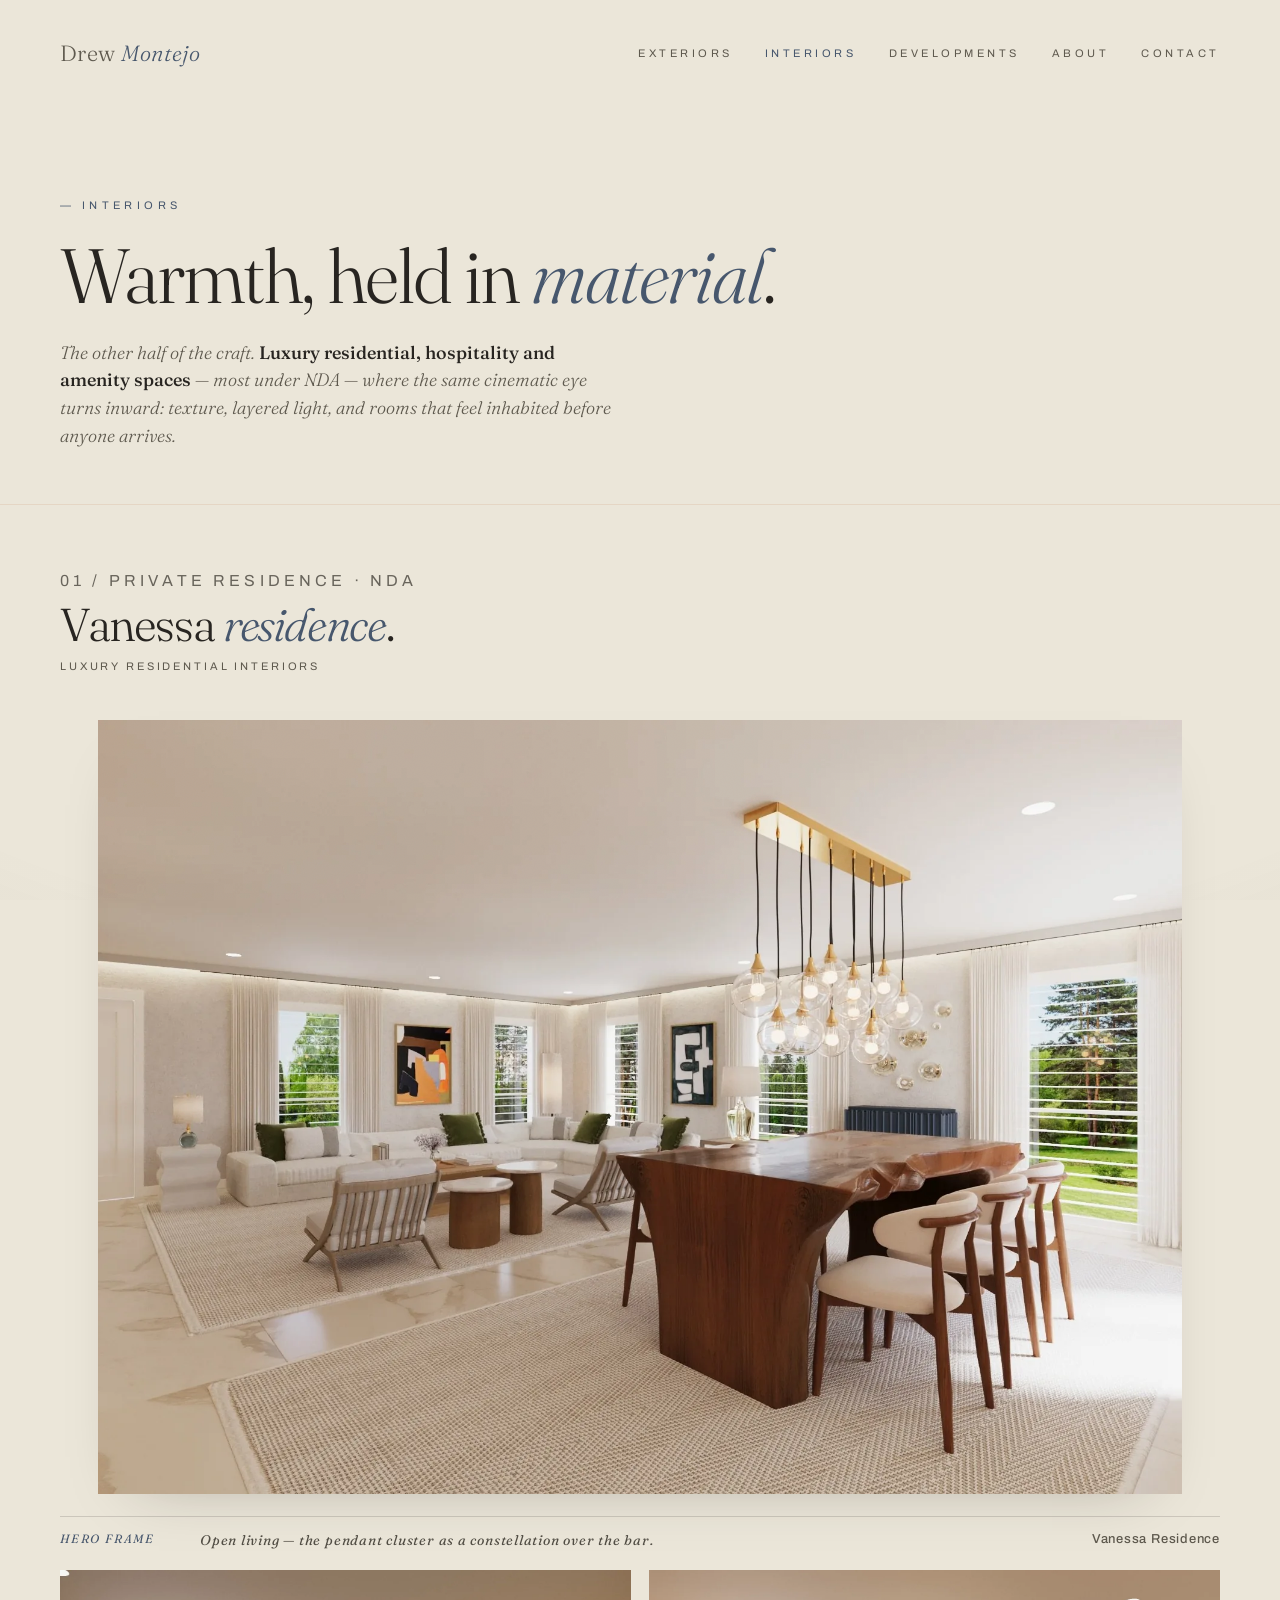
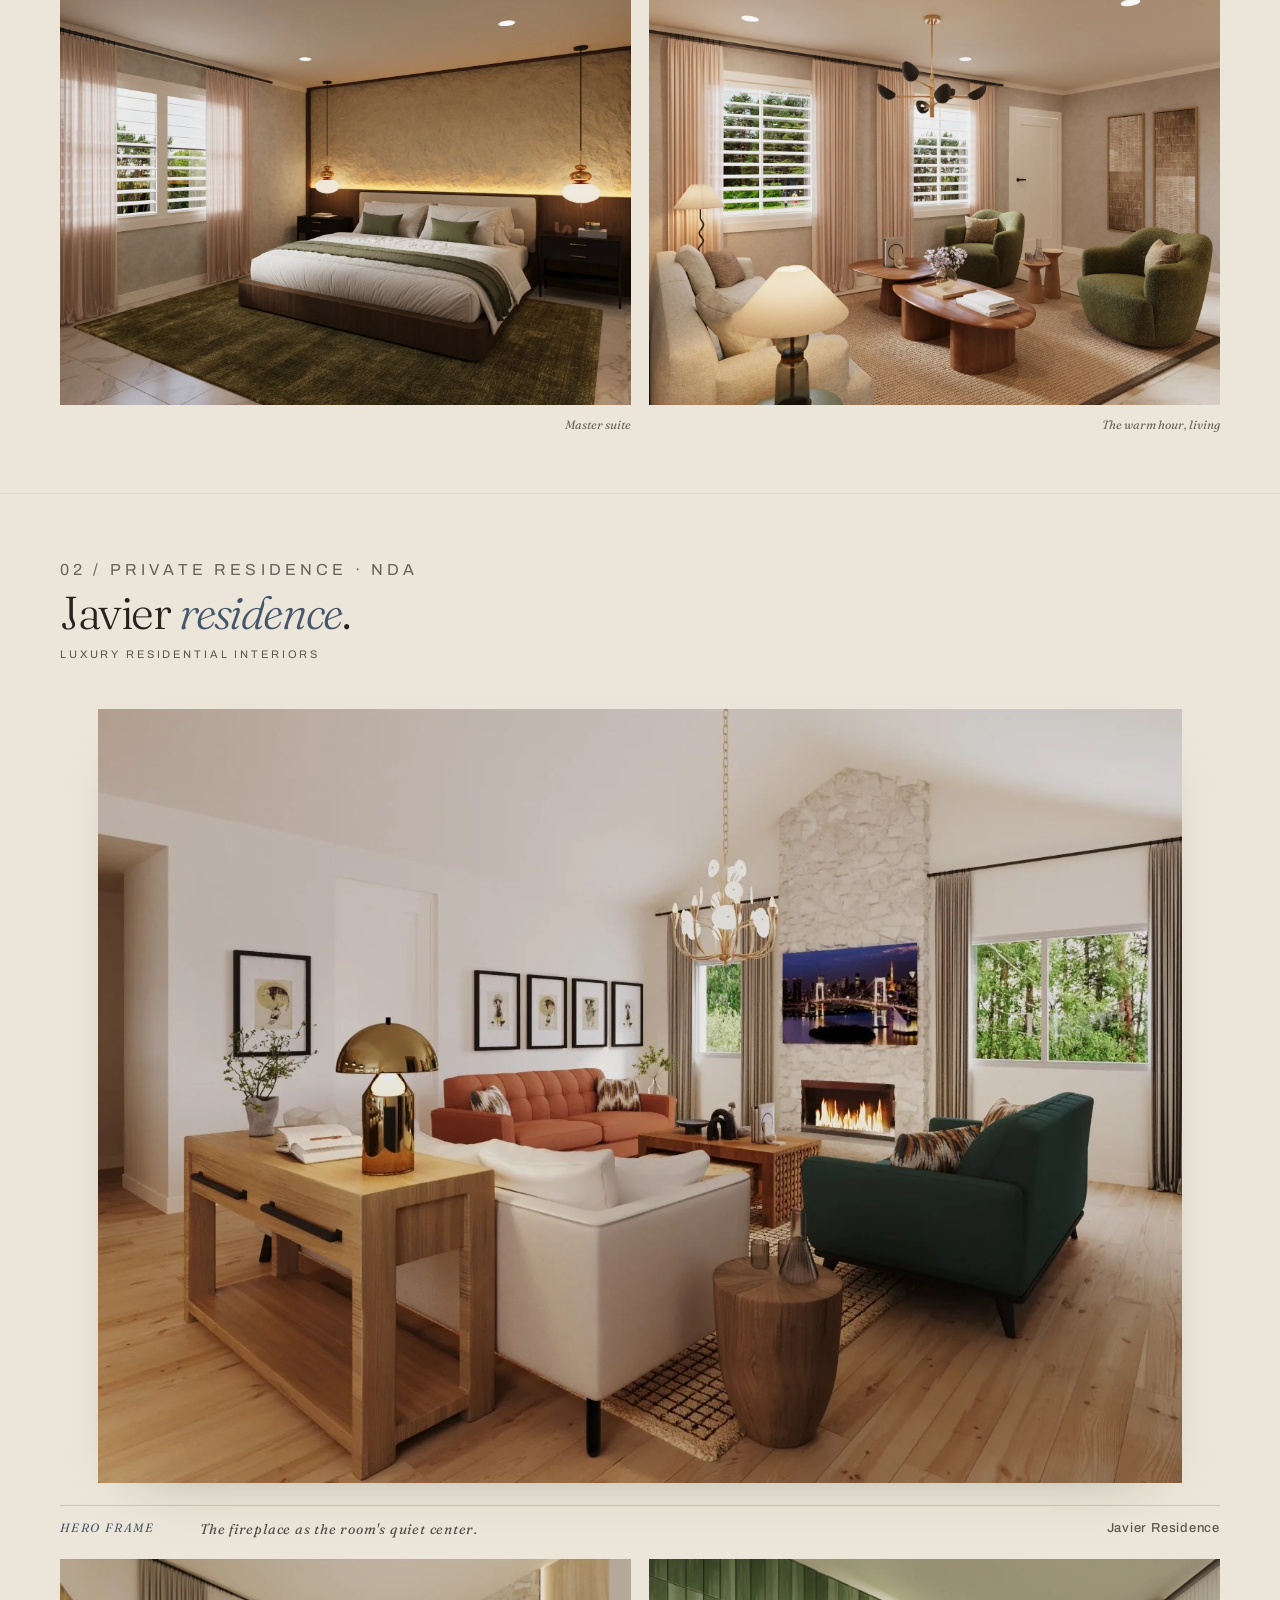
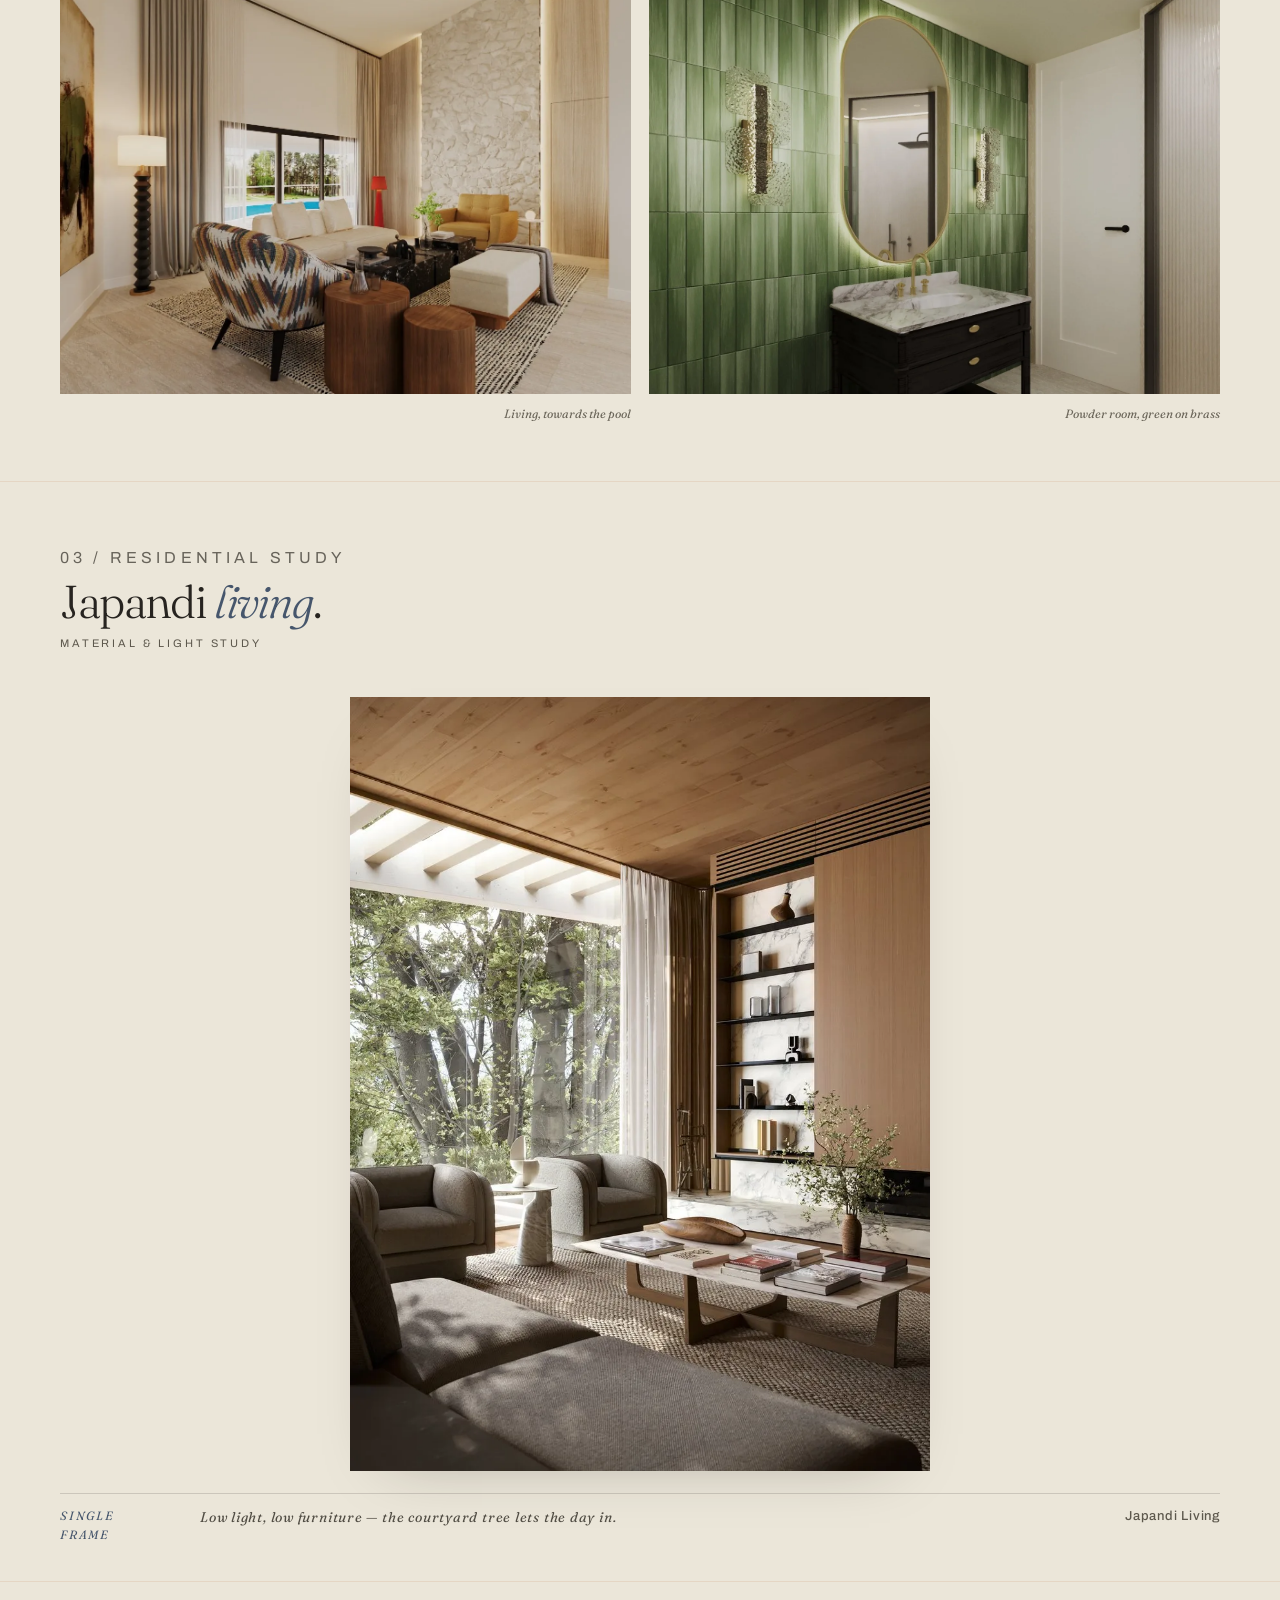
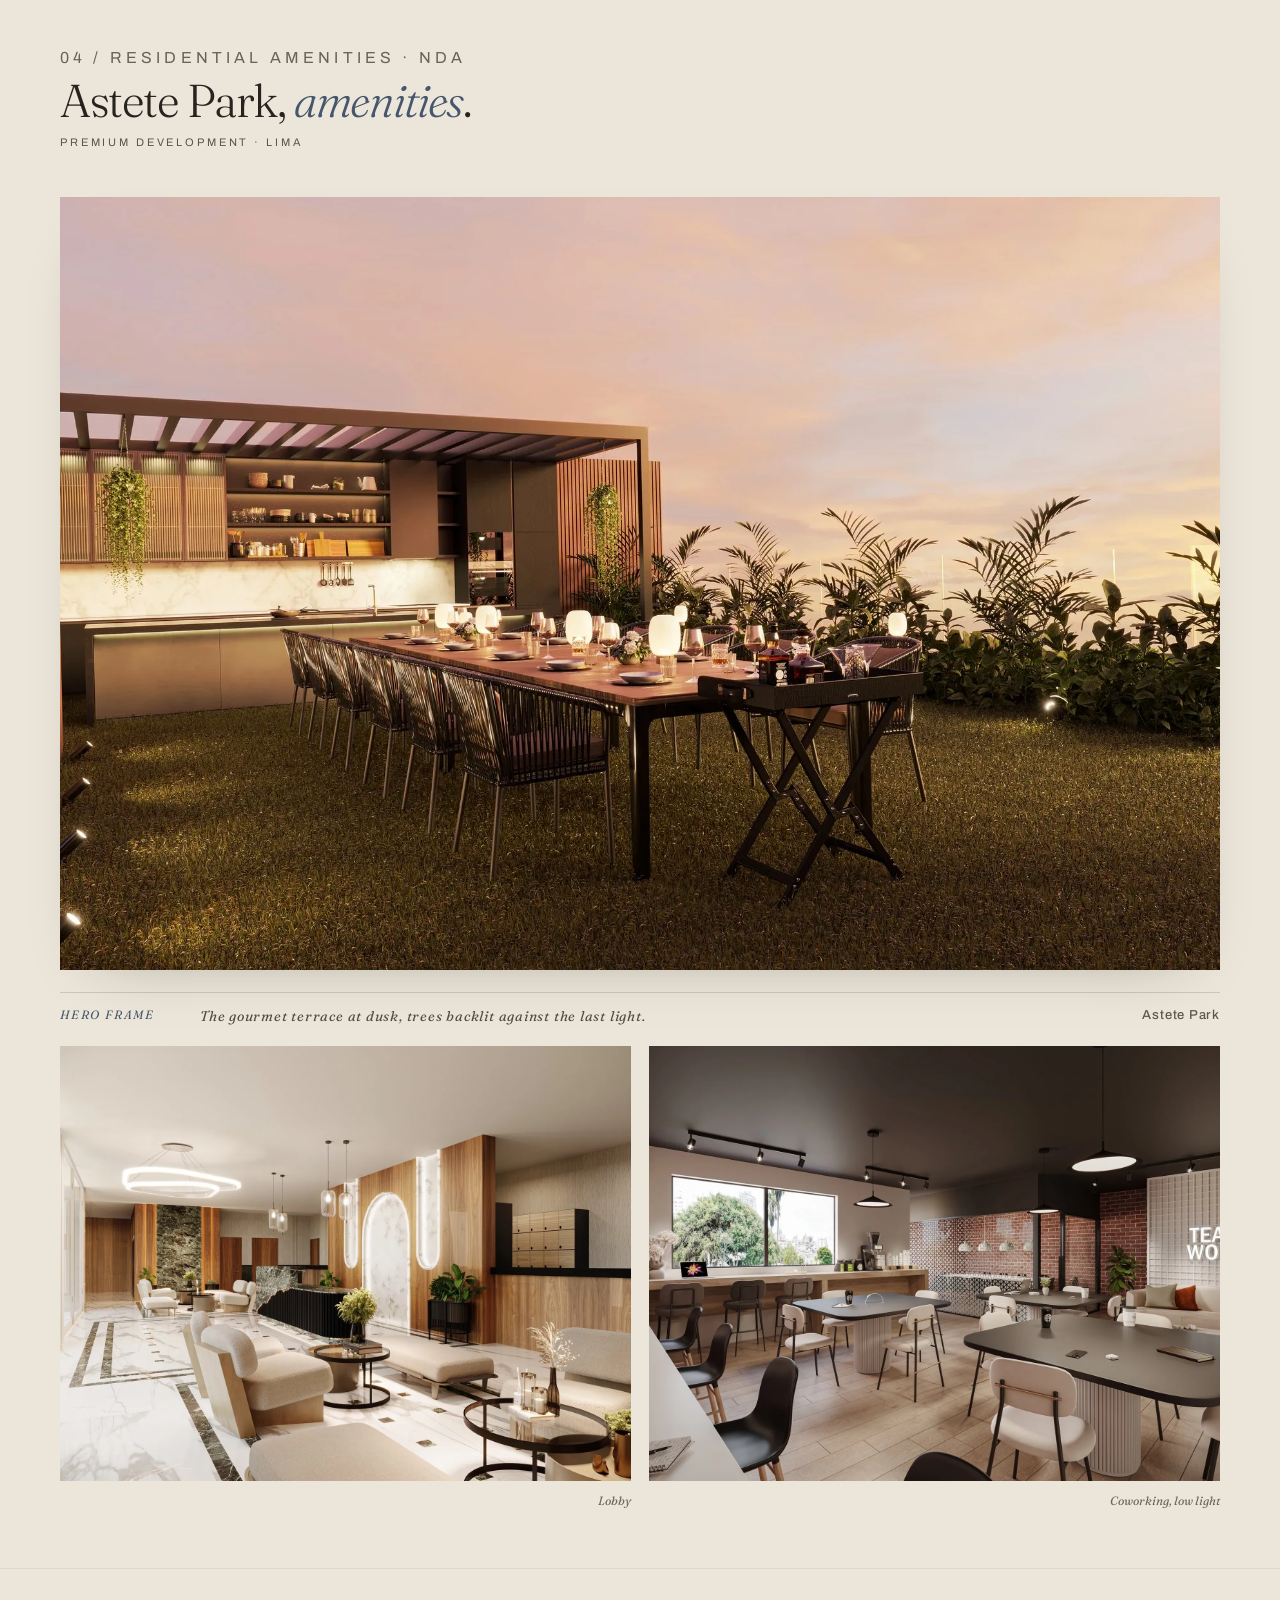
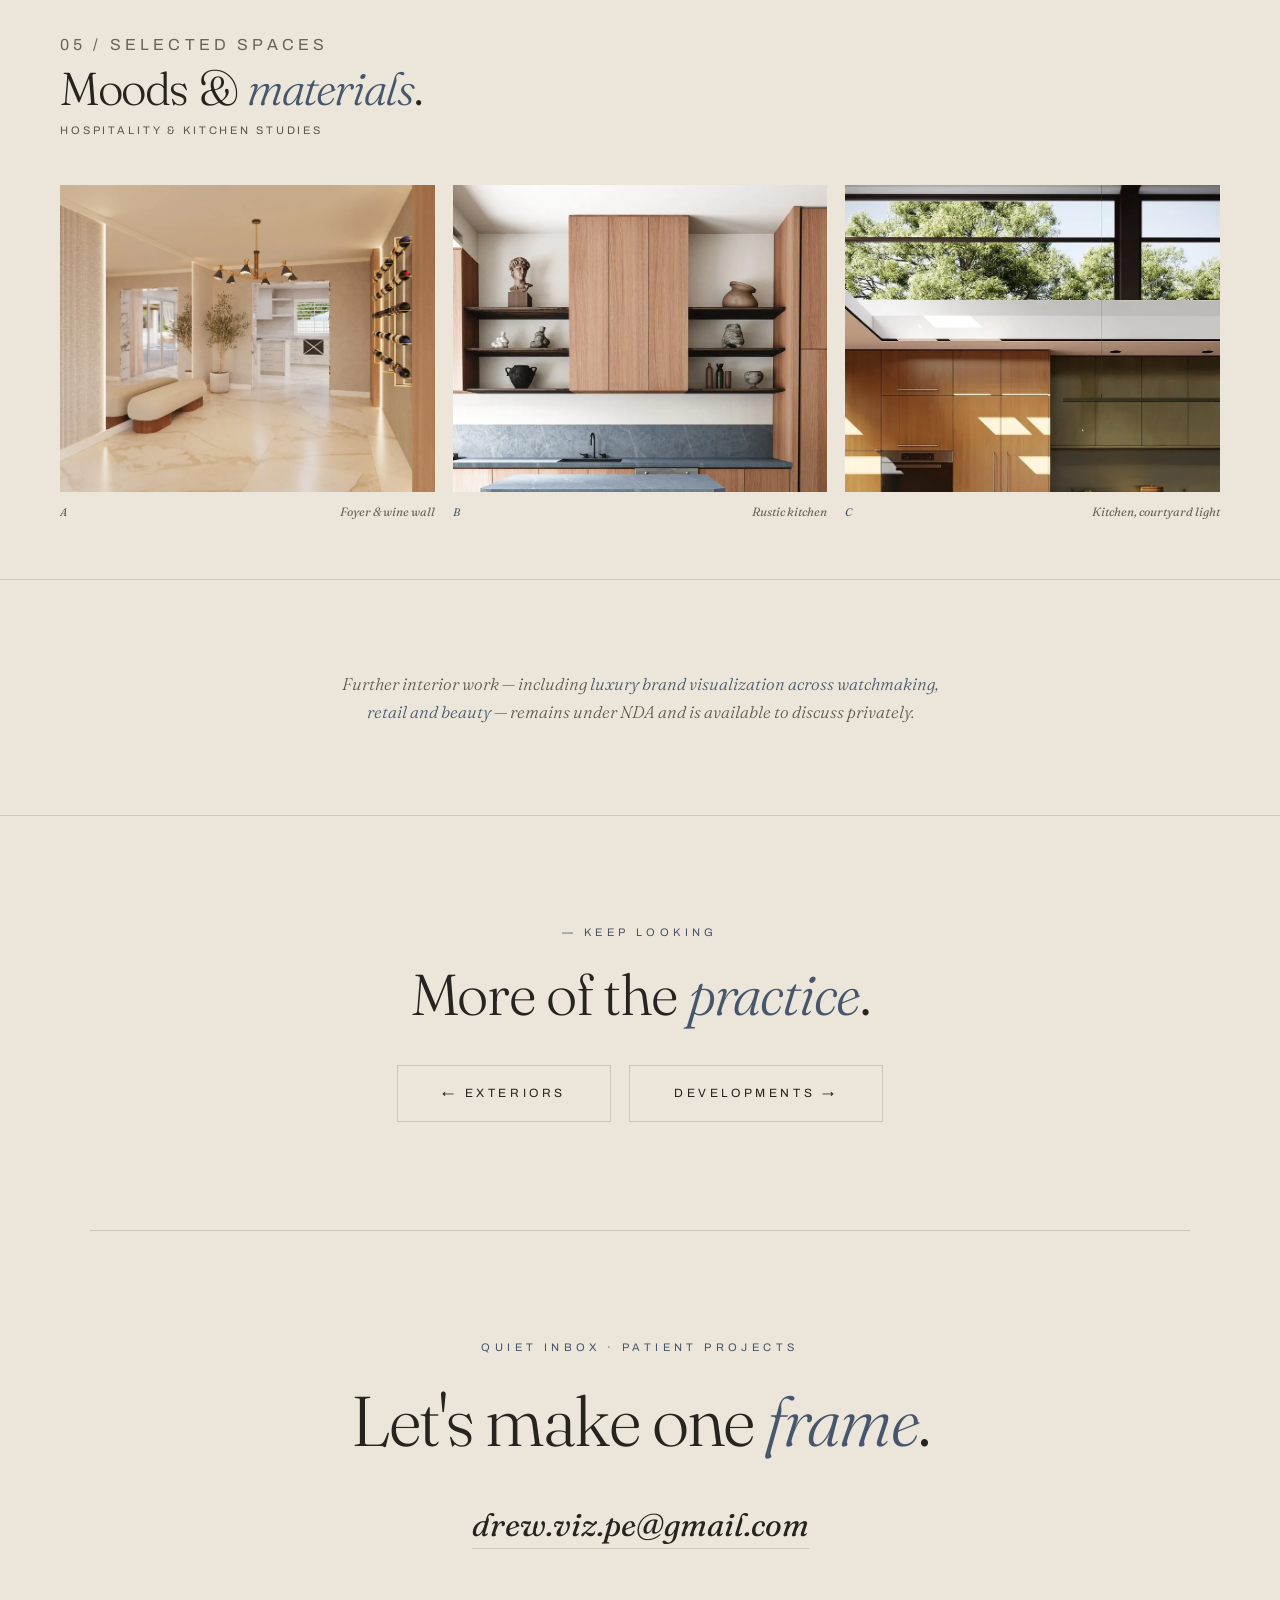
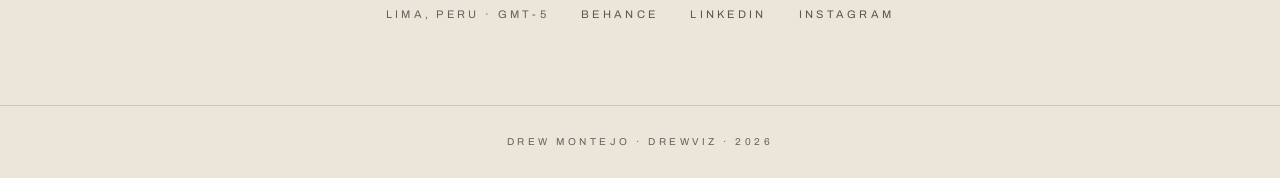
<file: portfolio/interiors.html>
<!DOCTYPE html>
<html lang="en">
<head>
<meta charset="UTF-8">
<meta name="viewport" content="width=device-width,initial-scale=1">
<title>Interiors — Drew Montejo · Architectural Visualization</title>
<meta name="description" content="Interior visualization by Drew Montejo — luxury residential, hospitality and amenity spaces under NDA. Warm, material-driven, cinematic. 3ds Max + Corona Renderer.">
<meta name="author" content="Andrew Montejo — drewviz">
<link rel="canonical" href="https://drewviz.com/interiors.html">

<!-- Open Graph -->
<meta property="og:title" content="Drew Montejo — Interiors">
<meta property="og:description" content="Luxury residential and hospitality interiors. Warm, material-driven, cinematic.">
<meta property="og:image" content="https://drewviz.com/images/japandi-living.webp">
<meta property="og:url" content="https://drewviz.com/interiors.html">
<meta property="og:type" content="website">

<meta name="theme-color" content="#ebe6d9">
<link rel="icon" href="data:image/svg+xml,%3Csvg xmlns='http://www.w3.org/2000/svg' viewBox='0 0 64 64'%3E%3Crect width='64' height='64' rx='12' fill='%23ebe6d9'/%3E%3Ctext x='32' y='45' font-family='Georgia,serif' font-style='italic' font-size='38' fill='%23272420' text-anchor='middle'%3ED%3C/text%3E%3C/svg%3E">

<link rel="preconnect" href="https://fonts.googleapis.com">
<link rel="preconnect" href="https://fonts.gstatic.com" crossorigin>
<link href="https://fonts.googleapis.com/css2?family=Fraunces:ital,opsz,wght@0,9..144,300;0,9..144,400;0,9..144,500;1,9..144,300;1,9..144,400&family=Archivo:wght@300;400;500;600&display=swap" rel="stylesheet">
<style>
  *,*::before,*::after { box-sizing: border-box; margin: 0; padding: 0; }
  :root {
    --bg: #ebe6d9;
    --bg-warm: #e0dac9;
    --text: #272420;
    --text-soft: #5d584d;
    --text-dim: #67635a;
    --accent: #46566c;
    --rule: rgba(39,36,32,0.16);
    --serif: 'Fraunces', Georgia, serif;
    --sans: 'Archivo', -apple-system, sans-serif;
    --ease: cubic-bezier(0.23, 1, 0.32, 1);
  }
  html { scroll-behavior: smooth; }
  body {
    background: var(--bg);
    color: var(--text);
    font-family: var(--sans);
    line-height: 1.6;
    -webkit-font-smoothing: antialiased;
    overflow-x: hidden;
  }

  /* ━━━━━ FILM GRAIN ━━━━━ */
  body::before {
    content: '';
    position: fixed;
    inset: 0;
    pointer-events: none;
    z-index: 200;
    opacity: 0.04;
    background-image: url("data:image/svg+xml;utf8,<svg xmlns='http://www.w3.org/2000/svg' width='200' height='200'><filter id='n'><feTurbulence type='fractalNoise' baseFrequency='0.9' stitchTiles='stitch'/></filter><rect width='200' height='200' filter='url(%23n)'/></svg>");
    mix-blend-mode: overlay;
  }
  body::after { content:''; position:fixed; inset:0; pointer-events:none; z-index:140;
    background:radial-gradient(130% 100% at 50% 45%, transparent 62%, rgba(60,54,44,0.10) 100%); }
  ::selection{ background:rgba(70,86,108,0.28); color:#fff; }

  /* ━━━━━ SCROLL PROGRESS ━━━━━ */
  .scroll-bar {
    position: fixed; top: 0; left: 0;
    height: 2px; width: 0%;
    background: linear-gradient(90deg,#46566c,#8fa3bd);
    z-index: 300;
    transition: width 100ms linear;
  }

  /* ━━━━━ TOP NAV ━━━━━ */
  .top-nav {
    display: flex; justify-content: space-between; align-items: center;
    padding: 36px 60px 0;
    font-size: 11px; letter-spacing: 0.32em; text-transform: uppercase;
    color: var(--text-soft);
  }
  .brand { font-family: var(--serif); font-size: 22px; font-weight: 300; color: var(--text); letter-spacing: 0.02em; text-transform: none; text-decoration: none; }
  .brand em { font-style: italic; color: var(--accent); }
  .top-nav .right { display: flex; gap: 32px; }
  .top-nav a { color: var(--text-soft); text-decoration: none; transition: color 200ms var(--ease); position: relative; }
  .top-nav a:hover { color: var(--text); }
  .top-nav a.current { color: var(--accent); }
  .top-nav .right a::after { content:''; position:absolute; left:0; bottom:-4px; width:0; height:1px; background:var(--accent); transition:width 420ms cubic-bezier(0.16,1,0.3,1); }
  .top-nav .right a:hover::after { width:100%; }

  /* ━━━━━ PAGE HEADER ━━━━━ */
  .page-head {
    padding: 14vh 60px 6vh;
    max-width: 1400px;
    margin: 0 auto;
  }
  .page-eyebrow {
    font-size: 11px; letter-spacing: 0.4em; text-transform: uppercase;
    color: var(--accent); margin-bottom: 24px;
  }
  .page-title {
    font-family: var(--serif); font-weight: 300;
    font-size: clamp(44px, 6vw, 96px);
    line-height: 0.96; letter-spacing: -0.025em;
    margin-bottom: 26px;
  }
  .page-title em { font-style: italic; color: var(--accent); }
  .page-prose {
    font-family: var(--serif); font-style: italic;
    font-size: 18px; line-height: 1.55;
    color: var(--text-soft); font-weight: 300;
    max-width: 560px;
  }
  .page-prose strong { color: var(--text); font-weight: 500; font-style: normal; }

  /* ━━━━━ PROJECT SECTIONS ━━━━━ */
  .opener {
    padding: 7vh 60px 1vh;
    border-top: 1px solid rgba(196,130,90,0.16);
  }
  .opener-num {
    font-size: 16px; color: #67635a;
    letter-spacing: 0.26em; text-transform: uppercase;
    margin-bottom: 8px;
    font-family: var(--sans);
  }
  .opener-title {
    font-family: var(--serif); font-weight: 300;
    font-size: clamp(30px, 3.6vw, 52px);
    line-height: 1; letter-spacing: -0.03em;
    margin-bottom: 10px;
  }
  .opener-title em { font-style: italic; color: var(--accent); }
  .opener-tag {
    font-size: 11px; letter-spacing: 0.26em; text-transform: uppercase;
    color: var(--text-soft);
  }

  .chapter { padding: 4vh 60px 4vh; max-width: 1500px; margin: 0 auto; position: relative; }
  .chapter-image { width: 100%; margin-bottom: 22px; }
  .chapter-image img {
    max-height: 86vh; width: auto; max-width: 100%; height: auto;
    margin-left: auto; margin-right: auto; display: block;
    box-shadow: 0 24px 60px -40px rgba(35,30,24,0.35);
  }
  .plate-caption {
    display: grid;
    grid-template-columns: 100px 1fr 240px;
    gap: 40px; align-items: start;
    padding-top: 12px;
    border-top: 1px solid var(--rule);
    font-size: 13px; letter-spacing: 0.06em;
    color: #6b665a;
  }
  .plate-label {
    font-family: var(--serif); font-style: italic;
    color: #46566c;
    font-size: 12px;
    letter-spacing: 0.15em;
    text-transform: uppercase;
  }
  .plate-body em { font-style: italic; font-family: var(--serif); font-size: 14px; color: #514d44; }
  .plate-meta { text-align: right; }
  .plate-meta strong { color: var(--text-soft); font-weight: 500; }

  .alt-grid { display: grid; grid-template-columns: 1fr 1fr; gap: 18px; margin-bottom: 22px; }
  .alt-grid-3 { display: grid; grid-template-columns: 1fr 1fr 1fr; gap: 18px; margin-bottom: 22px; }
  /* altura uniforme por fila: se recorta el sobrante (anclado arriba), el click abre la imagen completa */
  .alt-item img {
    width: 100%; height: clamp(260px, 34vw, 470px); object-fit: cover; object-position: center top;
    display: block;
    transition: transform 1.4s cubic-bezier(0.16,1,0.3,1);
  }
  .alt-grid-3 .alt-item img { height: clamp(220px, 24vw, 360px); }
  @media (max-width: 900px) { .alt-item img { height: auto; max-height: 58vh; object-fit: contain; } }
  .alt-item:hover img { transform: scale(1.035); }
  .alt-item .plate-mini {
    display: flex; justify-content: space-between; align-items: baseline;
    margin-top: 10px; font-size: 12px;
    color: #6b665a;
    font-family: var(--serif); font-style: italic;
  }
  .alt-item .plate-mini b {
    color: #46566c;
    font-style: italic;
    letter-spacing: 0.1em;
    font-weight: 400;
    text-transform: uppercase;
    font-size: 11px;
    font-family: var(--serif);
  }

  /* ━━━━━ NDA NOTE ━━━━━ */
  .nda-note {
    padding: 10vh 60px;
    text-align: center;
    border-top: 1px solid var(--rule);
  }
  .nda-note p {
    font-family: var(--serif); font-style: italic;
    font-size: 17px; color: var(--text-soft);
    max-width: 620px; margin: 0 auto; font-weight: 300;
  }
  .nda-note p em { color: var(--accent); }

  /* ━━━━━ CROSS LINKS ━━━━━ */
  .back-band {
    padding: 12vh 60px;
    border-top: 1px solid var(--rule);
    text-align: center;
  }
  .back-band .eyebrow { font-size: 11px; letter-spacing: 0.4em; text-transform: uppercase; color: var(--accent); margin-bottom: 24px; }
  .back-band h3 { font-family: var(--serif); font-weight: 300; font-size: clamp(34px, 4.5vw, 70px); line-height: 1.04; letter-spacing: -0.02em; margin-bottom: 40px; }
  .back-band h3 em { font-style: italic; color: var(--accent); }
  .back-links { display: flex; gap: 18px; justify-content: center; flex-wrap: wrap; }
  .back-link {
    display: inline-block;
    font-size: 12px; letter-spacing: 0.3em; text-transform: uppercase;
    color: var(--text); text-decoration: none;
    border: 1px solid var(--rule);
    padding: 18px 44px;
    transition: border-color 300ms var(--ease), color 300ms var(--ease);
  }
  .back-link:hover { border-color: var(--accent); color: var(--accent); }

  /* ━━━━━ CONTACT STRIP ━━━━━ */
  .contact { padding: 12vh 60px 9vh; text-align: center; border-top: 1px solid var(--rule); max-width: 1100px; margin: 0 auto; }
  .contact-eyebrow { font-size: 11px; letter-spacing: 0.4em; text-transform: uppercase; color: var(--accent); margin-bottom: 28px; }
  .contact h3 { font-family: var(--serif); font-weight: 300; font-size: clamp(40px, 5.5vw, 96px); line-height: 1.02; letter-spacing: -0.025em; margin-bottom: 42px; }
  .contact h3 em { font-style: italic; color: var(--accent); }
  .contact-email { font-family: var(--serif); font-style: italic; font-size: clamp(22px, 2.5vw, 32px); color: var(--text); text-decoration: none; border-bottom: 1px solid var(--rule); padding-bottom: 4px; transition: border-color 200ms var(--ease), color 200ms var(--ease); }
  .contact-email:hover { border-color: var(--accent); color: var(--accent); }
  .contact-meta { margin-top: 56px; font-size: 11px; letter-spacing: 0.3em; text-transform: uppercase; color: var(--text-dim); display: flex; gap: 32px; justify-content: center; flex-wrap: wrap; }
  .contact-meta a { color: var(--text-soft); text-decoration: none; transition: color 200ms var(--ease); }
  .contact-meta a:hover { color: var(--text); }

  .footer-final { text-align: center; padding: 28px; font-size: 10px; letter-spacing: 0.35em; text-transform: uppercase; color: var(--text-dim); border-top: 1px solid var(--rule); }

  /* ━━━━━ SCROLL REVEAL ━━━━━ */
  .reveal { opacity: 0; transform: translateY(34px) scale(1.012); transition: opacity 1200ms cubic-bezier(0.16,1,0.3,1), transform 1200ms cubic-bezier(0.16,1,0.3,1); }
  .reveal.in { opacity: 1; transform: none; }

  @media (max-width: 900px) {
    .top-nav, .page-head, .chapter, .opener, .nda-note, .back-band, .contact { padding-left: 24px; padding-right: 24px; }
    .top-nav { padding-top: 24px; }
    .top-nav .right { gap: 6px 14px; flex-wrap: wrap; justify-content: flex-end; } .top-nav .right a { padding: 10px 4px; display: inline-block; }
    .plate-caption { grid-template-columns: 1fr; gap: 12px; }
    .plate-meta { text-align: left; }
    .alt-grid, .alt-grid-3 { grid-template-columns: 1fr; }
  }

  @media (prefers-reduced-motion: reduce) {
    *,*::before,*::after { transition-duration: 0.01ms !important; animation-duration: 0.01ms !important; }
  }

  /* ━━━ Lightbox ━━━ */
  .chapter-image img, .alt-item img { cursor: zoom-in; }
  .lb { position: fixed; inset: 0; z-index: 400; background: rgba(8,7,6,0.96); display: none; align-items: center; justify-content: center; }
  .lb.open { display: flex; }
  .lb img { max-width: 94vw; max-height: 90vh; width: auto; height: auto; box-shadow: 0 40px 120px -40px rgba(0,0,0,0.9); }
  .lb-cap { position: absolute; bottom: 26px; left: 0; right: 0; text-align: center; font-family: var(--serif); font-style: italic; font-size: 14px; color: #6b665a; letter-spacing: 0.04em; }
  .lb-x { position: absolute; top: 22px; right: 30px; font-family: var(--sans); font-size: 11px; letter-spacing: 0.3em; text-transform: uppercase; color: #9e9080; cursor: pointer; background: none; border: none; padding: 10px; }
  .lb-x:hover { color: var(--accent); }
  .lb-nav { position: absolute; top: 50%; transform: translateY(-50%); font-family: var(--serif); font-size: 34px; color: #9e9080; cursor: pointer; background: none; border: none; padding: 18px; line-height: 1; }
  .lb-nav:hover { color: var(--accent); }
  .lb-prev { left: 14px; } .lb-next { right: 14px; }
</style>
</head>
<body>

<div class="scroll-bar" id="scrollBar"></div>

<!-- ━━━━━ NAV ━━━━━ -->
<nav class="top-nav">
  <a class="brand" href="index.html">Drew <em>Montejo</em></a>
  <div class="right">
    <a href="index.html">Exteriors</a>
    <a href="interiors.html" class="current">Interiors</a>
    <a href="selected-work.html">Developments</a>
    <a href="index.html#practice">About</a>
    <a href="index.html#night">Contact</a>
  </div>
</nav>

<!-- ━━━━━ HEADER ━━━━━ -->
<header class="page-head">
  <div class="page-eyebrow reveal">— Interiors</div>
  <h1 class="page-title reveal">Warmth, held in <em>material</em>.</h1>
  <p class="page-prose reveal">The other half of the craft. <strong>Luxury residential, hospitality and amenity spaces</strong> — most under NDA — where the same cinematic eye turns inward: texture, layered light, and rooms that feel inhabited before anyone arrives.</p>
</header>

<!-- 01 · VANESSA RESIDENCE -->
<section class="opener"><div class="opener-num reveal">01 / PRIVATE RESIDENCE · NDA</div><h2 class="opener-title reveal">Vanessa <em>residence</em>.</h2><div class="opener-tag reveal">Luxury residential interiors</div></section>
<section class="chapter">
<div class="chapter-image reveal"><img src="images/vanessa-open-living.webp" alt="Vanessa Residence — open living"></div>
<div class="plate-caption reveal"><div class="plate-label">Hero frame</div><div class="plate-body"><em>Open living — the pendant cluster as a constellation over the bar.</em></div><div class="plate-meta"><strong>Vanessa Residence</strong></div></div>
<div class="alt-grid reveal" style="margin-top:18px">
<div class="alt-item"><img src="images/vanessa-master-suite.webp" alt="Vanessa Residence — master suite"><div class="plate-mini"><b></b><em>Master suite</em></div></div>
<div class="alt-item"><img src="images/vanessa-warm-sala.webp" alt="Vanessa Residence — warm living"><div class="plate-mini"><b></b><em>The warm hour, living</em></div></div>
</div></section>

<!-- 02 · JAVIER RESIDENCE -->
<section class="opener"><div class="opener-num reveal">02 / PRIVATE RESIDENCE · NDA</div><h2 class="opener-title reveal">Javier <em>residence</em>.</h2><div class="opener-tag reveal">Luxury residential interiors</div></section>
<section class="chapter">
<div class="chapter-image reveal"><img src="images/javier-living-fireplace.webp" alt="Javier Residence — living room fireplace"></div>
<div class="plate-caption reveal"><div class="plate-label">Hero frame</div><div class="plate-body"><em>The fireplace as the room's quiet center.</em></div><div class="plate-meta"><strong>Javier Residence</strong></div></div>
<div class="alt-grid reveal" style="margin-top:18px">
<div class="alt-item"><img src="images/javier-living-pool.webp" alt="Javier Residence — living towards the pool"><div class="plate-mini"><b></b><em>Living, towards the pool</em></div></div>
<div class="alt-item"><img src="images/javier-powder-room.webp" alt="Javier Residence — green powder room"><div class="plate-mini"><b></b><em>Powder room, green on brass</em></div></div>
</div></section>

<!-- 03 · JAPANDI STUDY -->
<section class="opener"><div class="opener-num reveal">03 / RESIDENTIAL STUDY</div><h2 class="opener-title reveal">Japandi <em>living</em>.</h2><div class="opener-tag reveal">Material &amp; light study</div></section>
<section class="chapter">
<div class="chapter-image reveal"><img src="images/japandi-living.webp" alt="Japandi living — warm minimal lounge with courtyard light"></div>
<div class="plate-caption reveal"><div class="plate-label">Single frame</div><div class="plate-body"><em>Low light, low furniture — the courtyard tree lets the day in.</em></div><div class="plate-meta"><strong>Japandi Living</strong></div></div>
</section>

<!-- 04 · ASTETE AMENITIES -->
<section class="opener"><div class="opener-num reveal">04 / RESIDENTIAL AMENITIES · NDA</div><h2 class="opener-title reveal">Astete Park, <em>amenities</em>.</h2><div class="opener-tag reveal">Premium development · Lima</div></section>
<section class="chapter">
<div class="chapter-image reveal"><img src="images/astete-gourmet.webp" alt="Astete Park — gourmet terrace at dusk"></div>
<div class="plate-caption reveal"><div class="plate-label">Hero frame</div><div class="plate-body"><em>The gourmet terrace at dusk, trees backlit against the last light.</em></div><div class="plate-meta"><strong>Astete Park</strong></div></div>
<div class="alt-grid reveal" style="margin-top:18px">
<div class="alt-item"><img src="images/astete-lobby.webp" alt="Astete Park — lobby"><div class="plate-mini"><b></b><em>Lobby</em></div></div>
<div class="alt-item"><img src="images/astete-coworking.webp" alt="Astete Park — coworking library"><div class="plate-mini"><b></b><em>Coworking, low light</em></div></div>
</div></section>

<!-- 05 · MOODS & MATERIALS -->
<section class="opener"><div class="opener-num reveal">05 / SELECTED SPACES</div><h2 class="opener-title reveal">Moods &amp; <em>materials</em>.</h2><div class="opener-tag reveal">Hospitality &amp; kitchen studies</div></section>
<section class="chapter">
<div class="alt-grid-3 reveal">
<div class="alt-item"><img src="images/vanessa-foyer-wine.webp" alt="Vanessa Residence — foyer and wine wall"><div class="plate-mini"><b>a</b><em>Foyer &amp; wine wall</em></div></div>
<div class="alt-item"><img src="images/rustic-kitchen.webp" alt="Rustic kitchen with blue island"><div class="plate-mini"><b>b</b><em>Rustic kitchen</em></div></div>
<div class="alt-item"><img src="images/erika-kitchen.webp" alt="Erika kitchen — warm wood and courtyard light"><div class="plate-mini"><b>c</b><em>Kitchen, courtyard light</em></div></div>
</div></section>

<!-- ━━━━━ NDA NOTE ━━━━━ -->
<section class="nda-note">
  <p class="reveal">Further interior work — including <em>luxury brand visualization across watchmaking, retail and beauty</em> — remains under NDA and is available to discuss privately.</p>
</section>

<!-- ━━━━━ CROSS LINKS ━━━━━ -->
<section class="back-band">
  <div class="reveal">
    <div class="eyebrow">— Keep looking</div>
    <h3>More of the <em>practice</em>.</h3>
    <div class="back-links">
      <a class="back-link" href="index.html">&larr; Exteriors</a>
      <a class="back-link" href="selected-work.html">Developments &rarr;</a>
    </div>
  </div>
</section>

<!-- ━━━━━ CONTACT ━━━━━ -->
<section class="contact" id="contact">
  <div class="reveal">
    <div class="contact-eyebrow">Quiet inbox · Patient projects</div>
    <h3>Let's make one <em>frame</em>.</h3>
    <a class="contact-email" href="mailto:drew.viz.pe@gmail.com">drew.viz.pe@gmail.com</a>
    <div class="contact-meta">
      <span>Lima, Peru · GMT-5</span>
      <a href="https://www.behance.net/drewstu" target="_blank" rel="noopener">Behance</a>
      <a href="https://www.linkedin.com/in/callmedru/" target="_blank" rel="noopener">LinkedIn</a>
      <a href="https://www.instagram.com/drew.stud/" target="_blank" rel="noopener">Instagram</a>
    </div>
  </div>
</section>

<footer class="footer-final">Drew Montejo · drewviz · 2026</footer>

<!-- ━━━━━ LIGHTBOX ━━━━━ -->
<div class="lb" id="lb" role="dialog" aria-label="Image viewer">
  <button class="lb-x" id="lbX">Close</button>
  <button class="lb-nav lb-prev" id="lbPrev" aria-label="Previous">&larr;</button>
  <img id="lbImg" alt="">
  <button class="lb-nav lb-next" id="lbNext" aria-label="Next">&rarr;</button>
  <div class="lb-cap" id="lbCap"></div>
</div>

<script>
  // Scroll reveal
  const io = new IntersectionObserver((entries) => {
    entries.forEach(e => { if (e.isIntersecting) { e.target.classList.add('in'); io.unobserve(e.target); } });
  }, { threshold: 0.12, rootMargin: '0px 0px -6% 0px' });
  document.querySelectorAll('.reveal').forEach(el => io.observe(el));

  // Scroll progress bar
  const bar = document.getElementById('scrollBar');
  window.addEventListener('scroll', () => {
    const h = document.documentElement;
    const pct = (h.scrollTop / (h.scrollHeight - h.clientHeight)) * 100;
    bar.style.width = pct + '%';
  }, { passive: true });

  // Lazy images
  document.querySelectorAll('img').forEach((im, i) => {
    if (i > 0) { im.loading = 'lazy'; }
    im.decoding = 'async';
  });

  // ━━━ Lightbox ━━━
  (() => {
    const gallery = [...document.querySelectorAll('.chapter-image img, .alt-item img')];
    const lb = document.getElementById('lb'), lbImg = document.getElementById('lbImg'), lbCap = document.getElementById('lbCap');
    let idx = 0;
    const capFor = (im) => {
      const mini = im.closest('.alt-item')?.querySelector('.plate-mini em');
      if (mini) return mini.textContent;
      const cap = im.closest('.chapter')?.querySelector('.plate-body em');
      return cap ? cap.textContent : (im.alt || '');
    };
    const show = (i) => {
      idx = (i + gallery.length) % gallery.length;
      lbImg.src = gallery[idx].src;
      lbCap.textContent = capFor(gallery[idx]);
      lb.classList.add('open');
      document.body.style.overflow = 'hidden';
    };
    const close = () => { lb.classList.remove('open'); document.body.style.overflow = ''; };
    gallery.forEach((im, i) => im.addEventListener('click', () => show(i)));
    document.getElementById('lbX').addEventListener('click', close);
    document.getElementById('lbPrev').addEventListener('click', e => { e.stopPropagation(); show(idx - 1); });
    document.getElementById('lbNext').addEventListener('click', e => { e.stopPropagation(); show(idx + 1); });
    lb.addEventListener('click', e => { if (e.target === lb || e.target === lbImg) close(); });
    document.addEventListener('keydown', e => {
      if (!lb.classList.contains('open')) return;
      if (e.key === 'Escape') close();
      if (e.key === 'ArrowLeft') show(idx - 1);
      if (e.key === 'ArrowRight') show(idx + 1);
    });
  })();
</script>
</body>
</html>
</file>
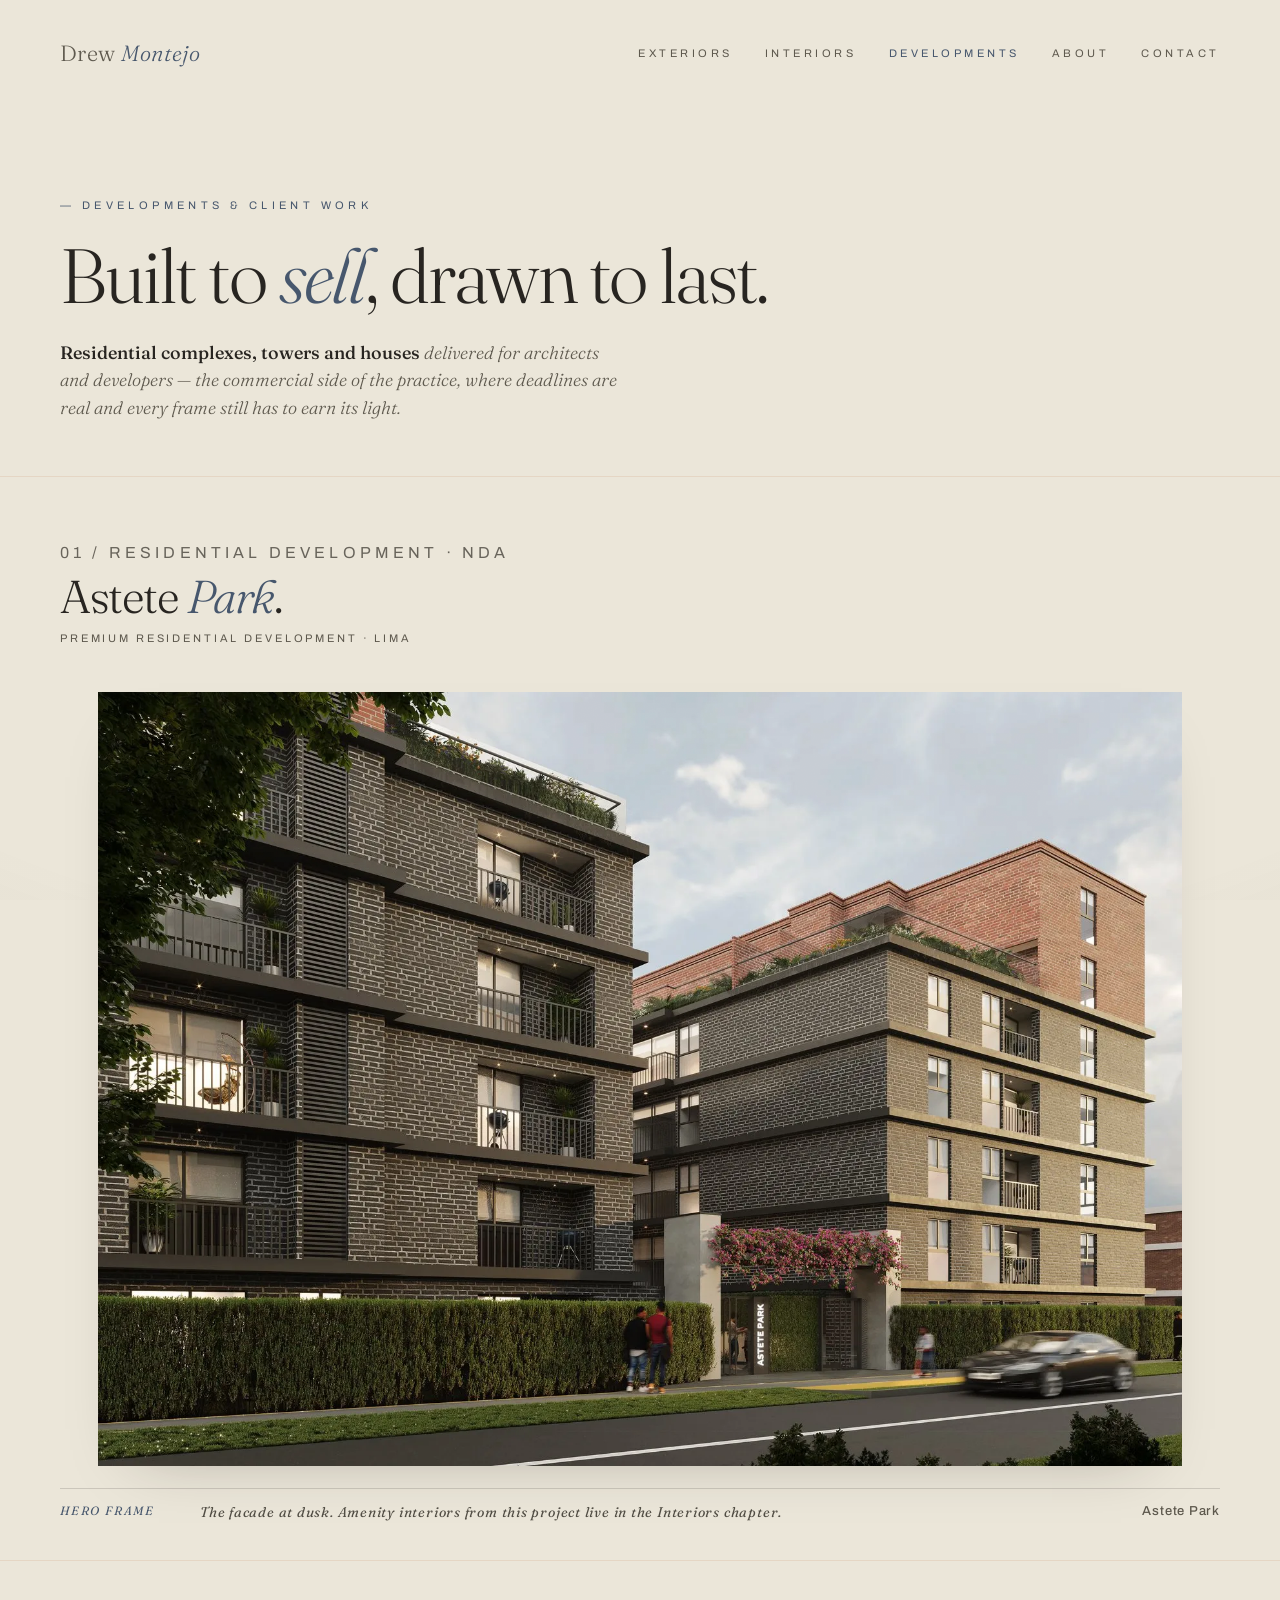
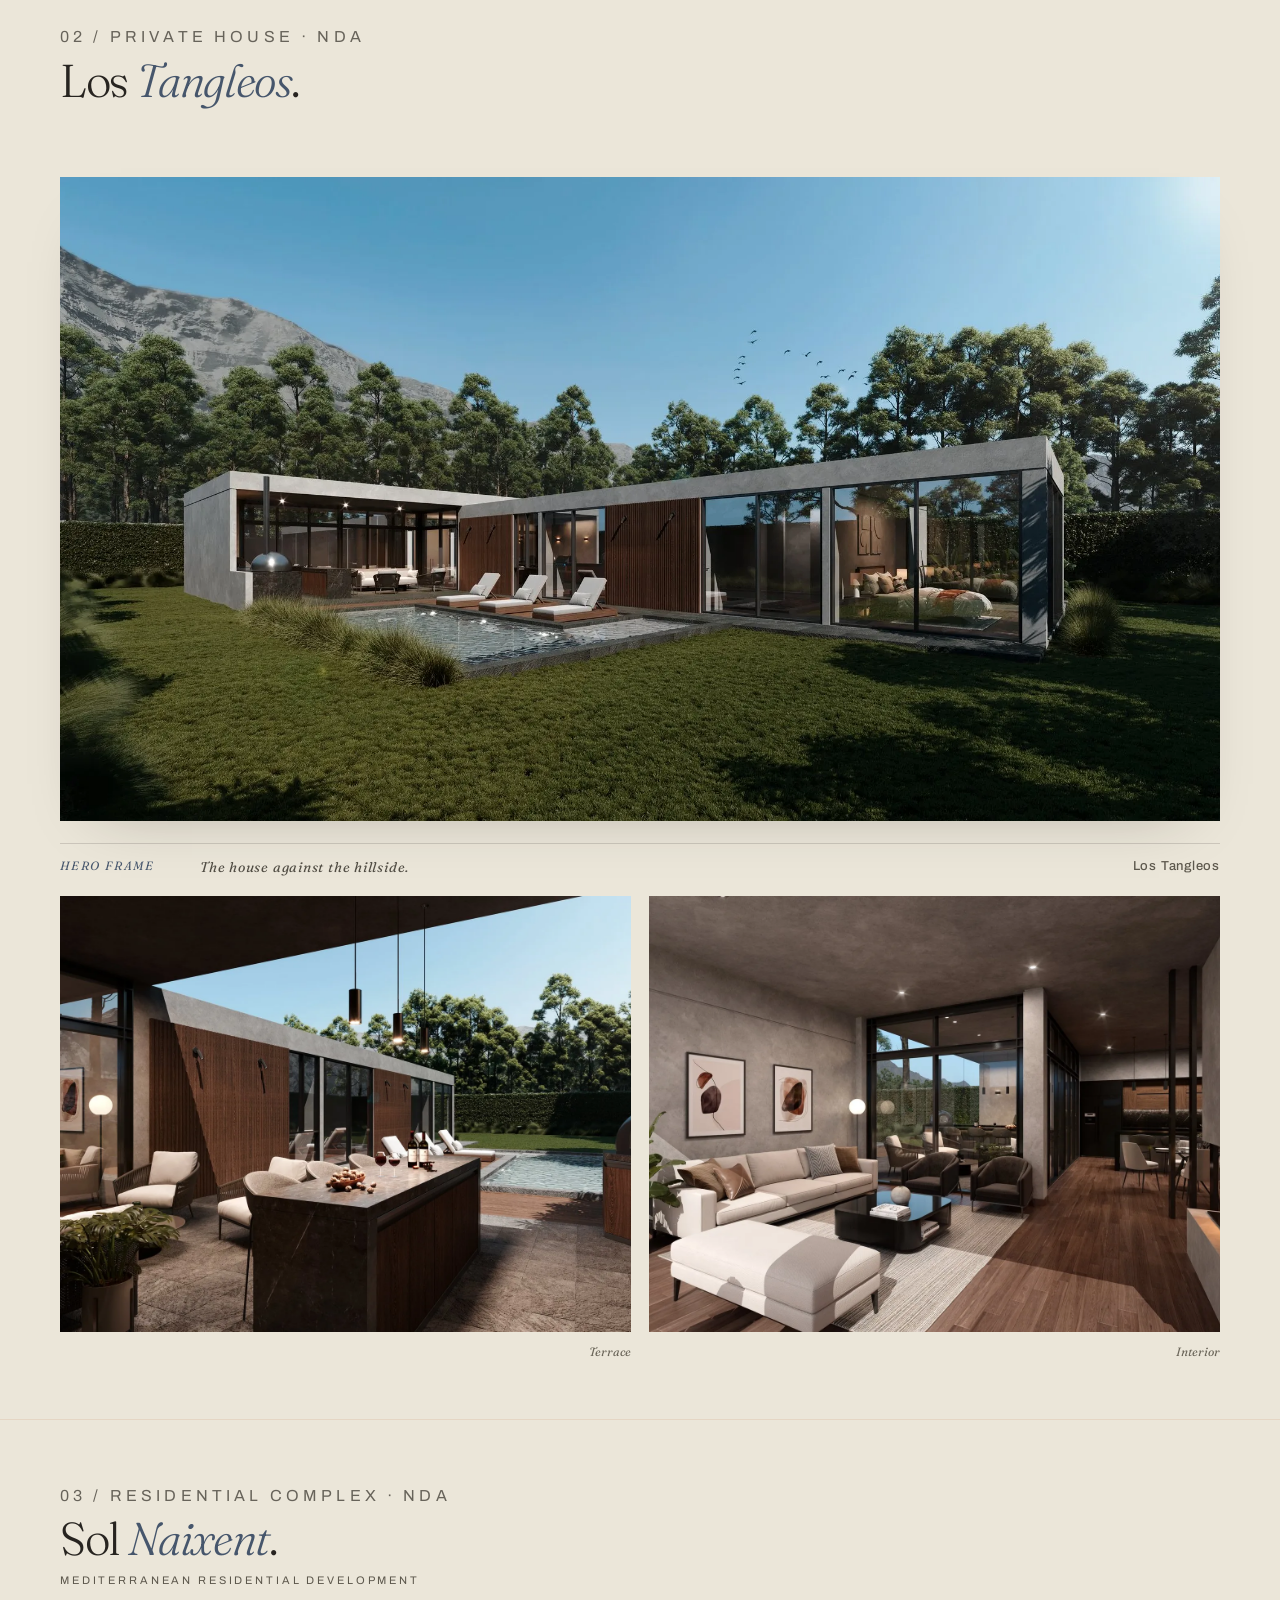
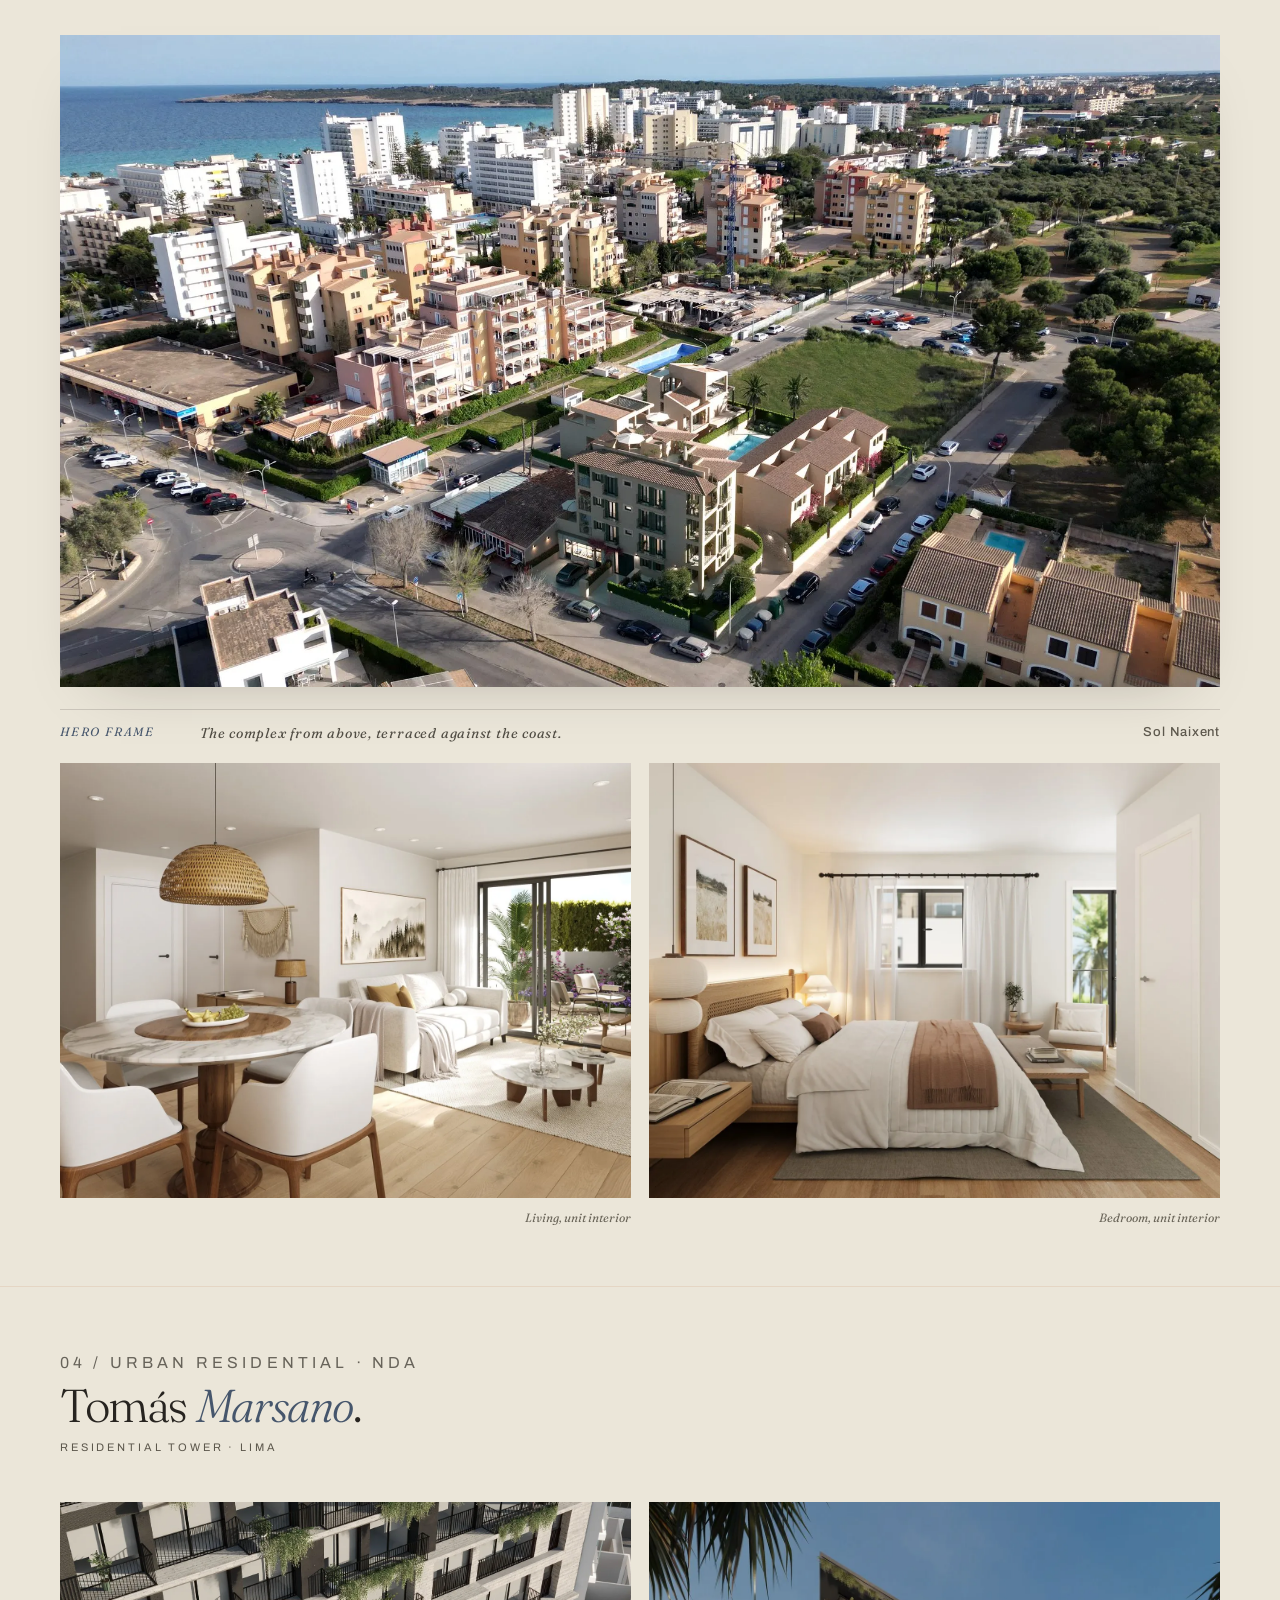
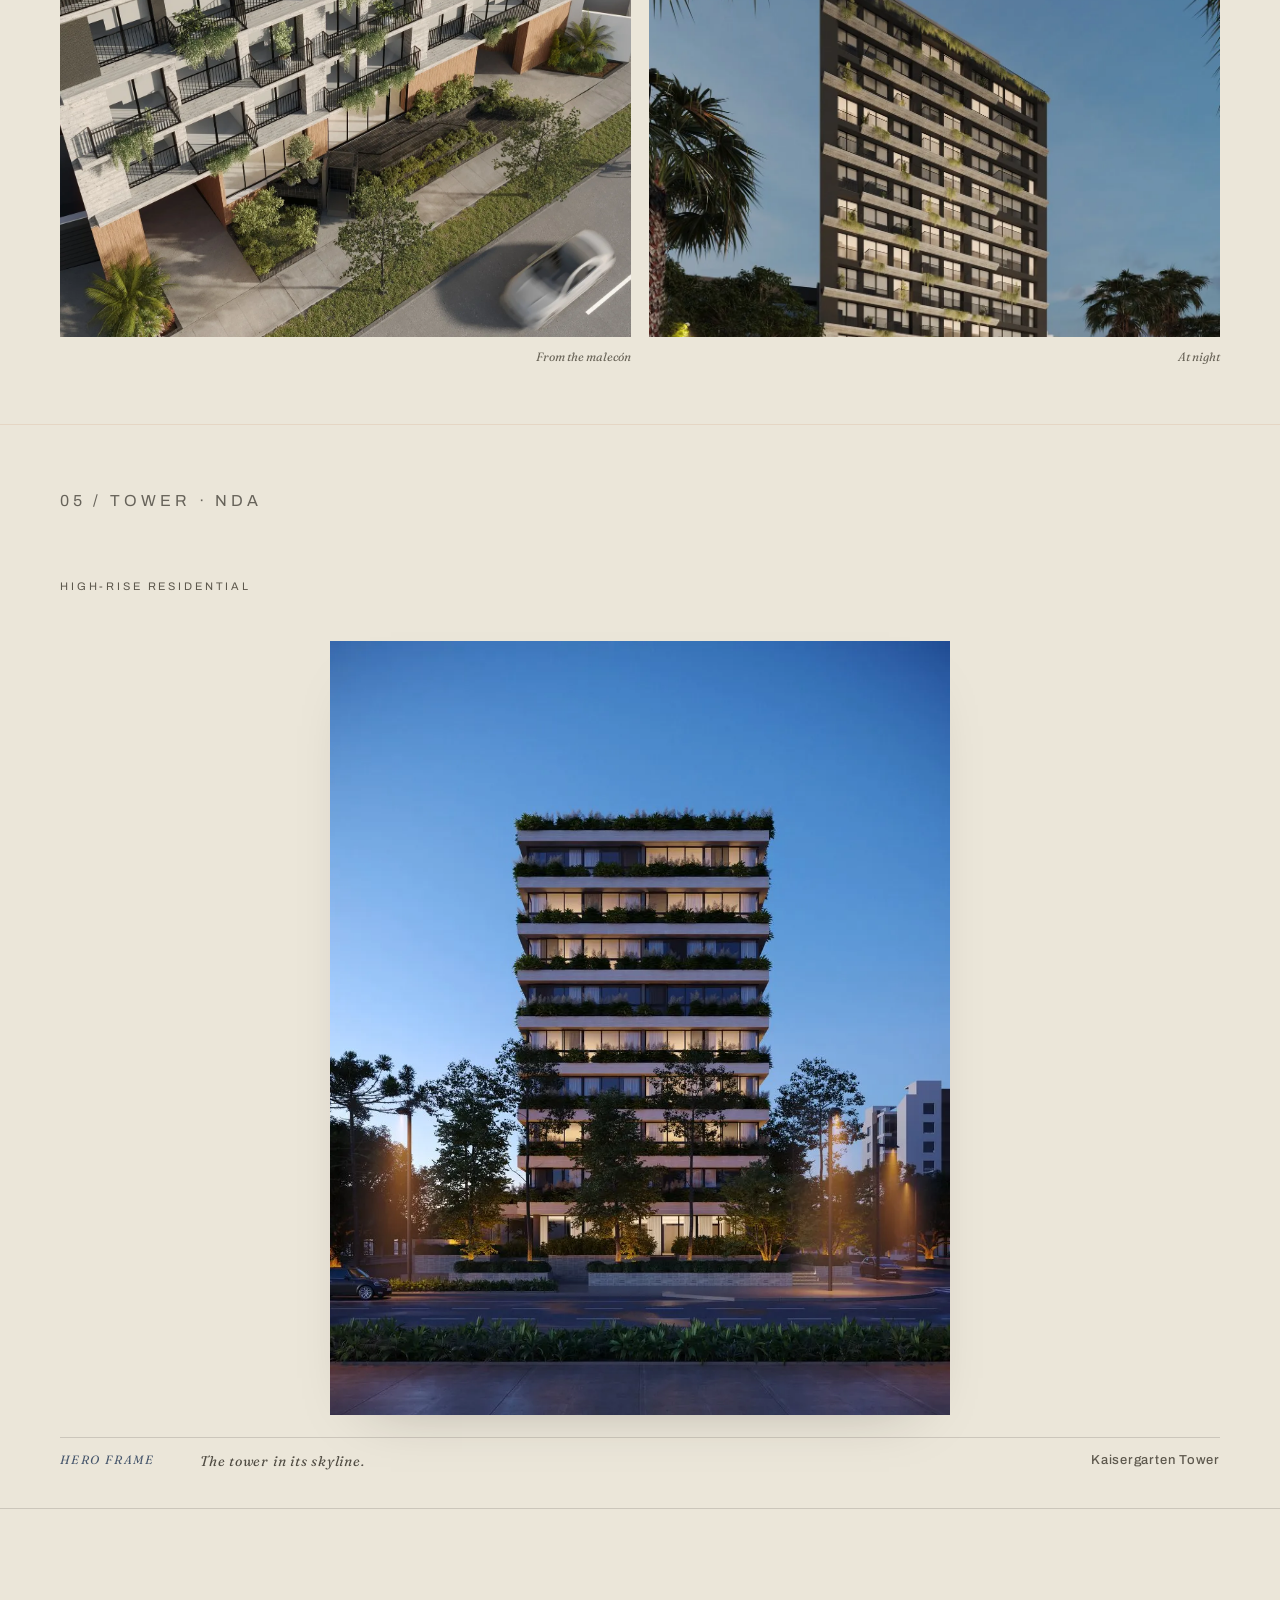
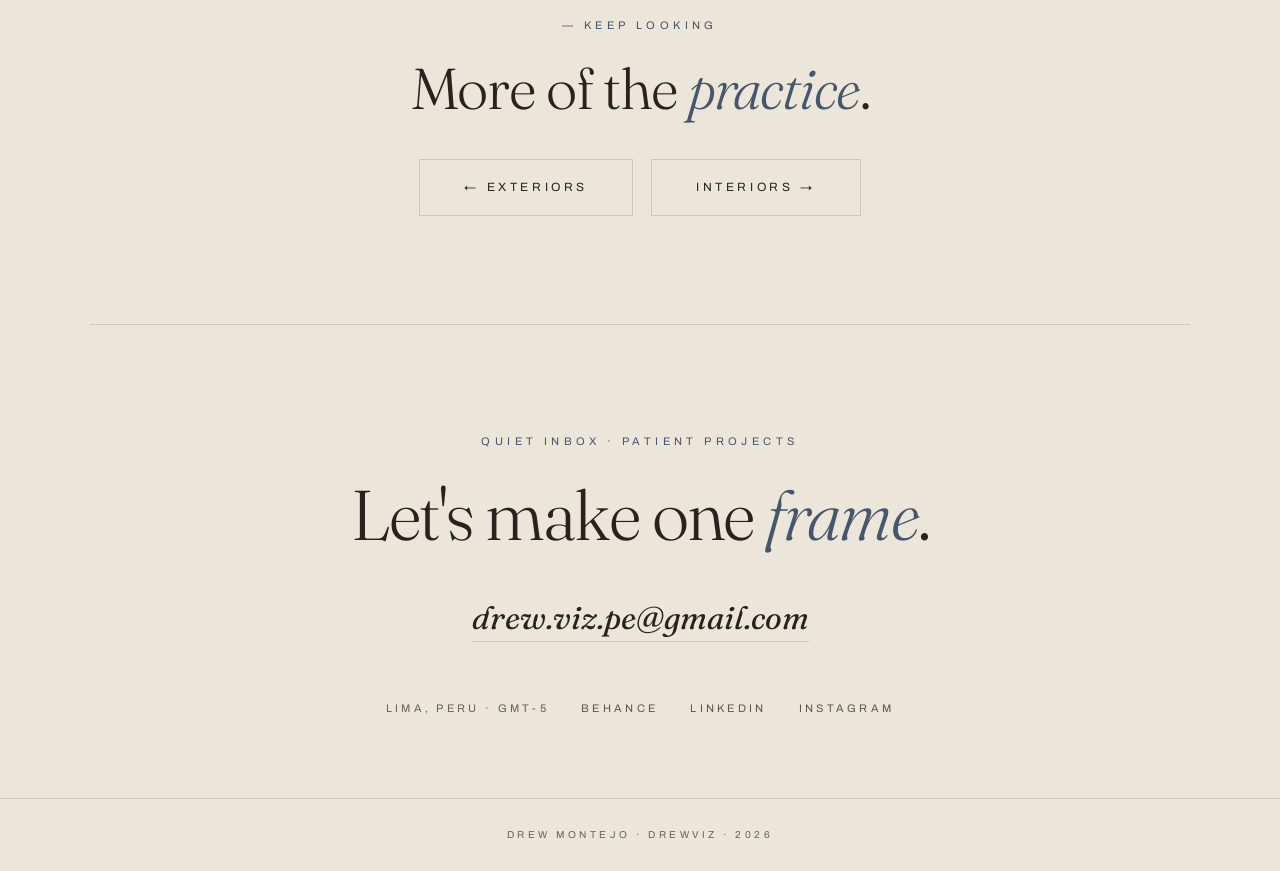
<file: portfolio/selected-work.html>
<!DOCTYPE html>
<html lang="en">
<head>
<meta charset="UTF-8">
<meta name="viewport" content="width=device-width,initial-scale=1">
<title>Developments — Drew Montejo · Architectural Visualization</title>
<meta name="description" content="Development and client work by Drew Montejo — residential complexes, towers and houses delivered for architects and developers. 3ds Max + Corona Renderer. Lima, Peru — available worldwide.">
<meta name="author" content="Andrew Montejo — drewviz">
<link rel="canonical" href="https://drewviz.com/selected-work.html">

<!-- Open Graph -->
<meta property="og:title" content="Drew Montejo — Developments & client work">
<meta property="og:description" content="Residential complexes, towers and houses delivered for architects and developers. 3ds Max + Corona Renderer.">
<meta property="og:image" content="https://drewviz.com/images/astete-fachada.webp">
<meta property="og:url" content="https://drewviz.com/selected-work.html">
<meta property="og:type" content="website">

<meta name="theme-color" content="#ebe6d9">
<link rel="icon" href="data:image/svg+xml,%3Csvg xmlns='http://www.w3.org/2000/svg' viewBox='0 0 64 64'%3E%3Crect width='64' height='64' rx='12' fill='%23ebe6d9'/%3E%3Ctext x='32' y='45' font-family='Georgia,serif' font-style='italic' font-size='38' fill='%23272420' text-anchor='middle'%3ED%3C/text%3E%3C/svg%3E">

<link rel="preconnect" href="https://fonts.googleapis.com">
<link rel="preconnect" href="https://fonts.gstatic.com" crossorigin>
<link href="https://fonts.googleapis.com/css2?family=Fraunces:ital,opsz,wght@0,9..144,300;0,9..144,400;0,9..144,500;1,9..144,300;1,9..144,400&family=Archivo:wght@300;400;500;600&display=swap" rel="stylesheet">
<style>
  *,*::before,*::after { box-sizing: border-box; margin: 0; padding: 0; }
  :root {
    --bg: #ebe6d9;
    --bg-warm: #e0dac9;
    --text: #272420;
    --text-soft: #5d584d;
    --text-dim: #67635a;
    --accent: #46566c;
    --rule: rgba(39,36,32,0.16);
    --serif: 'Fraunces', Georgia, serif;
    --sans: 'Archivo', -apple-system, sans-serif;
    --ease: cubic-bezier(0.23, 1, 0.32, 1);
  }
  html { scroll-behavior: smooth; }
  body {
    background: var(--bg);
    color: var(--text);
    font-family: var(--sans);
    line-height: 1.6;
    -webkit-font-smoothing: antialiased;
    overflow-x: hidden;
  }

  /* ━━━━━ FILM GRAIN ━━━━━ */
  body::before {
    content: '';
    position: fixed;
    inset: 0;
    pointer-events: none;
    z-index: 200;
    opacity: 0.04;
    background-image: url("data:image/svg+xml;utf8,<svg xmlns='http://www.w3.org/2000/svg' width='200' height='200'><filter id='n'><feTurbulence type='fractalNoise' baseFrequency='0.9' stitchTiles='stitch'/></filter><rect width='200' height='200' filter='url(%23n)'/></svg>");
    mix-blend-mode: overlay;
  }
  body::after { content:''; position:fixed; inset:0; pointer-events:none; z-index:140;
    background:radial-gradient(130% 100% at 50% 45%, transparent 62%, rgba(60,54,44,0.10) 100%); }
  ::selection{ background:rgba(70,86,108,0.28); color:#fff; }

  /* ━━━━━ SCROLL PROGRESS ━━━━━ */
  .scroll-bar {
    position: fixed; top: 0; left: 0;
    height: 2px; width: 0%;
    background: linear-gradient(90deg,#46566c,#8fa3bd);
    z-index: 300;
    transition: width 100ms linear;
  }

  /* ━━━━━ TOP NAV ━━━━━ */
  .top-nav {
    display: flex; justify-content: space-between; align-items: center;
    padding: 36px 60px 0;
    font-size: 11px; letter-spacing: 0.32em; text-transform: uppercase;
    color: var(--text-soft);
  }
  .brand { font-family: var(--serif); font-size: 22px; font-weight: 300; color: var(--text); letter-spacing: 0.02em; text-transform: none; text-decoration: none; }
  .brand em { font-style: italic; color: var(--accent); }
  .top-nav .right { display: flex; gap: 32px; }
  .top-nav a { color: var(--text-soft); text-decoration: none; transition: color 200ms var(--ease); position: relative; }
  .top-nav a:hover { color: var(--text); }
  .top-nav a.current { color: var(--accent); }
  .top-nav .right a::after { content:''; position:absolute; left:0; bottom:-4px; width:0; height:1px; background:var(--accent); transition:width 420ms cubic-bezier(0.16,1,0.3,1); }
  .top-nav .right a:hover::after { width:100%; }

  /* ━━━━━ PAGE HEADER ━━━━━ */
  .page-head {
    padding: 14vh 60px 6vh;
    max-width: 1400px;
    margin: 0 auto;
  }
  .page-eyebrow {
    font-size: 11px; letter-spacing: 0.4em; text-transform: uppercase;
    color: var(--accent); margin-bottom: 24px;
  }
  .page-title {
    font-family: var(--serif); font-weight: 300;
    font-size: clamp(44px, 6vw, 96px);
    line-height: 0.96; letter-spacing: -0.025em;
    margin-bottom: 26px;
  }
  .page-title em { font-style: italic; color: var(--accent); }
  .page-prose {
    font-family: var(--serif); font-style: italic;
    font-size: 18px; line-height: 1.55;
    color: var(--text-soft); font-weight: 300;
    max-width: 560px;
  }
  .page-prose strong { color: var(--text); font-weight: 500; font-style: normal; }

  /* ━━━━━ PROJECT SECTIONS ━━━━━ */
  .opener {
    padding: 7vh 60px 1vh;
    border-top: 1px solid rgba(196,130,90,0.16);
  }
  .opener-num {
    font-size: 16px; color: #67635a;
    letter-spacing: 0.26em; text-transform: uppercase;
    margin-bottom: 8px;
    font-family: var(--sans);
  }
  .opener-title {
    font-family: var(--serif); font-weight: 300;
    font-size: clamp(30px, 3.6vw, 52px);
    line-height: 1; letter-spacing: -0.03em;
    margin-bottom: 10px;
  }
  .opener-title em { font-style: italic; color: var(--accent); }
  .opener-tag {
    font-size: 11px; letter-spacing: 0.26em; text-transform: uppercase;
    color: var(--text-soft);
  }

  .chapter { padding: 4vh 60px 4vh; max-width: 1500px; margin: 0 auto; position: relative; }
  .chapter-image { width: 100%; margin-bottom: 22px; }
  .chapter-image img {
    max-height: 86vh; width: auto; max-width: 100%; height: auto;
    margin-left: auto; margin-right: auto; display: block;
    box-shadow: 0 24px 60px -40px rgba(35,30,24,0.35);
  }
  .plate-caption {
    display: grid;
    grid-template-columns: 100px 1fr 240px;
    gap: 40px; align-items: start;
    padding-top: 12px;
    border-top: 1px solid var(--rule);
    font-size: 13px; letter-spacing: 0.06em;
    color: #6b665a;
  }
  .plate-label {
    font-family: var(--serif); font-style: italic;
    color: #46566c;
    font-size: 12px;
    letter-spacing: 0.15em;
    text-transform: uppercase;
  }
  .plate-body em { font-style: italic; font-family: var(--serif); font-size: 14px; color: #514d44; }
  .plate-meta { text-align: right; }
  .plate-meta strong { color: var(--text-soft); font-weight: 500; }

  .alt-grid { display: grid; grid-template-columns: 1fr 1fr; gap: 18px; margin-bottom: 22px; }
  /* altura uniforme por fila: se recorta el sobrante (anclado arriba), el click abre la imagen completa */
  .alt-item img {
    width: 100%; height: clamp(260px, 34vw, 470px); object-fit: cover; object-position: center top;
    display: block;
    transition: transform 1.4s cubic-bezier(0.16,1,0.3,1);
  }
  @media (max-width: 900px) { .alt-item img { height: auto; max-height: 58vh; object-fit: contain; } }
  .alt-item:hover img { transform: scale(1.035); }
  .alt-item .plate-mini {
    display: flex; justify-content: space-between; align-items: baseline;
    margin-top: 10px; font-size: 12px;
    color: #6b665a;
    font-family: var(--serif); font-style: italic;
  }
  .alt-item .plate-mini b {
    color: #46566c;
    font-style: italic;
    letter-spacing: 0.1em;
    font-weight: 400;
    text-transform: uppercase;
    font-size: 11px;
    font-family: var(--serif);
  }

  /* ━━━━━ CROSS LINKS ━━━━━ */
  .back-band {
    padding: 12vh 60px;
    border-top: 1px solid var(--rule);
    text-align: center;
  }
  .back-band .eyebrow { font-size: 11px; letter-spacing: 0.4em; text-transform: uppercase; color: var(--accent); margin-bottom: 24px; }
  .back-band h3 { font-family: var(--serif); font-weight: 300; font-size: clamp(34px, 4.5vw, 70px); line-height: 1.04; letter-spacing: -0.02em; margin-bottom: 40px; }
  .back-band h3 em { font-style: italic; color: var(--accent); }
  .back-links { display: flex; gap: 18px; justify-content: center; flex-wrap: wrap; }
  .back-link {
    display: inline-block;
    font-size: 12px; letter-spacing: 0.3em; text-transform: uppercase;
    color: var(--text); text-decoration: none;
    border: 1px solid var(--rule);
    padding: 18px 44px;
    transition: border-color 300ms var(--ease), color 300ms var(--ease);
  }
  .back-link:hover { border-color: var(--accent); color: var(--accent); }

  /* ━━━━━ CONTACT STRIP ━━━━━ */
  .contact { padding: 12vh 60px 9vh; text-align: center; border-top: 1px solid var(--rule); max-width: 1100px; margin: 0 auto; }
  .contact-eyebrow { font-size: 11px; letter-spacing: 0.4em; text-transform: uppercase; color: var(--accent); margin-bottom: 28px; }
  .contact h3 { font-family: var(--serif); font-weight: 300; font-size: clamp(40px, 5.5vw, 96px); line-height: 1.02; letter-spacing: -0.025em; margin-bottom: 42px; }
  .contact h3 em { font-style: italic; color: var(--accent); }
  .contact-email { font-family: var(--serif); font-style: italic; font-size: clamp(22px, 2.5vw, 32px); color: var(--text); text-decoration: none; border-bottom: 1px solid var(--rule); padding-bottom: 4px; transition: border-color 200ms var(--ease), color 200ms var(--ease); }
  .contact-email:hover { border-color: var(--accent); color: var(--accent); }
  .contact-meta { margin-top: 56px; font-size: 11px; letter-spacing: 0.3em; text-transform: uppercase; color: var(--text-dim); display: flex; gap: 32px; justify-content: center; flex-wrap: wrap; }
  .contact-meta a { color: var(--text-soft); text-decoration: none; transition: color 200ms var(--ease); }
  .contact-meta a:hover { color: var(--text); }

  .footer-final { text-align: center; padding: 28px; font-size: 10px; letter-spacing: 0.35em; text-transform: uppercase; color: var(--text-dim); border-top: 1px solid var(--rule); }

  /* ━━━━━ SCROLL REVEAL ━━━━━ */
  .reveal { opacity: 0; transform: translateY(34px) scale(1.012); transition: opacity 1200ms cubic-bezier(0.16,1,0.3,1), transform 1200ms cubic-bezier(0.16,1,0.3,1); }
  .reveal.in { opacity: 1; transform: none; }

  @media (max-width: 900px) {
    .top-nav, .page-head, .chapter, .opener, .back-band, .contact { padding-left: 24px; padding-right: 24px; }
    .top-nav { padding-top: 24px; }
    .top-nav .right { gap: 6px 14px; flex-wrap: wrap; justify-content: flex-end; } .top-nav .right a { padding: 10px 4px; display: inline-block; }
    .plate-caption { grid-template-columns: 1fr; gap: 12px; }
    .plate-meta { text-align: left; }
    .alt-grid { grid-template-columns: 1fr; }
  }

  @media (prefers-reduced-motion: reduce) {
    *,*::before,*::after { transition-duration: 0.01ms !important; animation-duration: 0.01ms !important; }
  }

  /* ━━━ Lightbox ━━━ */
  .chapter-image img, .alt-item img { cursor: zoom-in; }
  .lb { position: fixed; inset: 0; z-index: 400; background: rgba(8,7,6,0.96); display: none; align-items: center; justify-content: center; }
  .lb.open { display: flex; }
  .lb img { max-width: 94vw; max-height: 90vh; width: auto; height: auto; box-shadow: 0 40px 120px -40px rgba(0,0,0,0.9); }
  .lb-cap { position: absolute; bottom: 26px; left: 0; right: 0; text-align: center; font-family: var(--serif); font-style: italic; font-size: 14px; color: #6b665a; letter-spacing: 0.04em; }
  .lb-x { position: absolute; top: 22px; right: 30px; font-family: var(--sans); font-size: 11px; letter-spacing: 0.3em; text-transform: uppercase; color: #9e9080; cursor: pointer; background: none; border: none; padding: 10px; }
  .lb-x:hover { color: var(--accent); }
  .lb-nav { position: absolute; top: 50%; transform: translateY(-50%); font-family: var(--serif); font-size: 34px; color: #9e9080; cursor: pointer; background: none; border: none; padding: 18px; line-height: 1; }
  .lb-nav:hover { color: var(--accent); }
  .lb-prev { left: 14px; } .lb-next { right: 14px; }
</style>
</head>
<body>

<div class="scroll-bar" id="scrollBar"></div>

<!-- ━━━━━ NAV ━━━━━ -->
<nav class="top-nav">
  <a class="brand" href="index.html">Drew <em>Montejo</em></a>
  <div class="right">
    <a href="index.html">Exteriors</a>
    <a href="interiors.html">Interiors</a>
    <a href="selected-work.html" class="current">Developments</a>
    <a href="index.html#practice">About</a>
    <a href="index.html#night">Contact</a>
  </div>
</nav>

<!-- ━━━━━ HEADER ━━━━━ -->
<header class="page-head">
  <div class="page-eyebrow reveal">— Developments &amp; client work</div>
  <h1 class="page-title reveal">Built to <em>sell</em>, drawn to last.</h1>
  <p class="page-prose reveal"><strong>Residential complexes, towers and houses</strong> delivered for architects and developers — the commercial side of the practice, where deadlines are real and every frame still has to earn its light.</p>
</header>

<!-- 01 · ASTETE PARK -->
<section class="opener"><div class="opener-num reveal">01 / RESIDENTIAL DEVELOPMENT · NDA</div><h2 class="opener-title reveal">Astete <em>Park</em>.</h2><div class="opener-tag reveal">Premium residential development · Lima</div></section>
<section class="chapter">
<div class="chapter-image reveal"><img src="images/astete-fachada.webp" alt="Astete Park — facade at dusk"></div>
<div class="plate-caption reveal"><div class="plate-label">Hero frame</div><div class="plate-body"><em>The facade at dusk. Amenity interiors from this project live in the Interiors chapter.</em></div><div class="plate-meta"><strong>Astete Park</strong></div></div>
</section>

<!-- 02 · LOS TANGLEOS -->
<section class="opener"><div class="opener-num reveal">02 / PRIVATE HOUSE · NDA</div><h2 class="opener-title reveal">Los <em>Tangleos</em>.</h2><div class="opener-tag reveal">Residential house &amp; terrace</div></section>
<section class="chapter">
<div class="chapter-image reveal"><img src="images/los-tangleos-fachada.webp" alt="Los Tangleos — house facade against the hillside"></div>
<div class="plate-caption reveal"><div class="plate-label">Hero frame</div><div class="plate-body"><em>The house against the hillside.</em></div><div class="plate-meta"><strong>Los Tangleos</strong></div></div>
<div class="alt-grid reveal" style="margin-top:18px">
<div class="alt-item"><img src="images/tangleos-terraza.webp" alt="Los Tangleos — terrace"><div class="plate-mini"><b></b><em>Terrace</em></div></div>
<div class="alt-item"><img src="images/tangleos-interior.webp" alt="Los Tangleos — interior"><div class="plate-mini"><b></b><em>Interior</em></div></div>
</div></section>

<!-- 03 · SOL NAIXENT -->
<section class="opener"><div class="opener-num reveal">03 / RESIDENTIAL COMPLEX · NDA</div><h2 class="opener-title reveal">Sol <em>Naixent</em>.</h2><div class="opener-tag reveal">Mediterranean residential development</div></section>
<section class="chapter">
<div class="chapter-image reveal"><img src="images/sol-naixet-aerial.webp" alt="Sol Naixent — aerial view of the complex"></div>
<div class="plate-caption reveal"><div class="plate-label">Hero frame</div><div class="plate-body"><em>The complex from above, terraced against the coast.</em></div><div class="plate-meta"><strong>Sol Naixent</strong></div></div>
<div class="alt-grid reveal" style="margin-top:18px">
<div class="alt-item"><img src="images/sol-naixet-living.webp" alt="Sol Naixent — living interior"><div class="plate-mini"><b></b><em>Living, unit interior</em></div></div>
<div class="alt-item"><img src="images/sol-naixet-bedroom.webp" alt="Sol Naixent — bedroom"><div class="plate-mini"><b></b><em>Bedroom, unit interior</em></div></div>
</div></section>

<!-- 04 · TOMÁS MARSANO -->
<section class="opener"><div class="opener-num reveal">04 / URBAN RESIDENTIAL · NDA</div><h2 class="opener-title reveal">Tomás <em>Marsano</em>.</h2><div class="opener-tag reveal">Residential tower · Lima</div></section>
<section class="chapter">
<div class="alt-grid reveal">
<div class="alt-item"><img src="images/tomas-marsano-malecon.webp" alt="Tomás Marsano — tower from the malecón"><div class="plate-mini"><b></b><em>From the malecón</em></div></div>
<div class="alt-item"><img src="images/tomas-marsano-night.webp" alt="Tomás Marsano — tower at night"><div class="plate-mini"><b></b><em>At night</em></div></div>
</div></section>

<!-- 05 · KAISERGARTEN -->
<section class="opener"><div class="opener-num reveal">05 / TOWER · NDA</div><h2 class="opener-title reveal">Kaisergarten <em>tower</em>.</h2><div class="opener-tag reveal">High-rise residential</div></section>
<section class="chapter">
<div class="chapter-image reveal"><img src="images/kaisergarten.webp" alt="Kaisergarten Tower"></div>
<div class="plate-caption reveal"><div class="plate-label">Hero frame</div><div class="plate-body"><em>The tower in its skyline.</em></div><div class="plate-meta"><strong>Kaisergarten Tower</strong></div></div>
</section>

<!-- ━━━━━ CROSS LINKS ━━━━━ -->
<section class="back-band">
  <div class="reveal">
    <div class="eyebrow">— Keep looking</div>
    <h3>More of the <em>practice</em>.</h3>
    <div class="back-links">
      <a class="back-link" href="index.html">&larr; Exteriors</a>
      <a class="back-link" href="interiors.html">Interiors &rarr;</a>
    </div>
  </div>
</section>

<!-- ━━━━━ CONTACT ━━━━━ -->
<section class="contact" id="contact">
  <div class="reveal">
    <div class="contact-eyebrow">Quiet inbox · Patient projects</div>
    <h3>Let's make one <em>frame</em>.</h3>
    <a class="contact-email" href="mailto:drew.viz.pe@gmail.com">drew.viz.pe@gmail.com</a>
    <div class="contact-meta">
      <span>Lima, Peru · GMT-5</span>
      <a href="https://www.behance.net/drewstu" target="_blank" rel="noopener">Behance</a>
      <a href="https://www.linkedin.com/in/callmedru/" target="_blank" rel="noopener">LinkedIn</a>
      <a href="https://www.instagram.com/drew.stud/" target="_blank" rel="noopener">Instagram</a>
    </div>
  </div>
</section>

<footer class="footer-final">Drew Montejo · drewviz · 2026</footer>

<!-- ━━━━━ LIGHTBOX ━━━━━ -->
<div class="lb" id="lb" role="dialog" aria-label="Image viewer">
  <button class="lb-x" id="lbX">Close</button>
  <button class="lb-nav lb-prev" id="lbPrev" aria-label="Previous">&larr;</button>
  <img id="lbImg" alt="">
  <button class="lb-nav lb-next" id="lbNext" aria-label="Next">&rarr;</button>
  <div class="lb-cap" id="lbCap"></div>
</div>

<script>
  // Scroll reveal
  const io = new IntersectionObserver((entries) => {
    entries.forEach(e => { if (e.isIntersecting) { e.target.classList.add('in'); io.unobserve(e.target); } });
  }, { threshold: 0.12, rootMargin: '0px 0px -6% 0px' });
  document.querySelectorAll('.reveal').forEach(el => io.observe(el));

  // Scroll progress bar
  const bar = document.getElementById('scrollBar');
  window.addEventListener('scroll', () => {
    const h = document.documentElement;
    const pct = (h.scrollTop / (h.scrollHeight - h.clientHeight)) * 100;
    bar.style.width = pct + '%';
  }, { passive: true });

  // Lazy images
  document.querySelectorAll('img').forEach((im, i) => {
    if (i > 0) { im.loading = 'lazy'; }
    im.decoding = 'async';
  });

  // ━━━ Lightbox ━━━
  (() => {
    const gallery = [...document.querySelectorAll('.chapter-image img, .alt-item img')];
    const lb = document.getElementById('lb'), lbImg = document.getElementById('lbImg'), lbCap = document.getElementById('lbCap');
    let idx = 0;
    const capFor = (im) => {
      const mini = im.closest('.alt-item')?.querySelector('.plate-mini em');
      if (mini) return mini.textContent;
      const cap = im.closest('.chapter')?.querySelector('.plate-body em');
      return cap ? cap.textContent : (im.alt || '');
    };
    const show = (i) => {
      idx = (i + gallery.length) % gallery.length;
      lbImg.src = gallery[idx].src;
      lbCap.textContent = capFor(gallery[idx]);
      lb.classList.add('open');
      document.body.style.overflow = 'hidden';
    };
    const close = () => { lb.classList.remove('open'); document.body.style.overflow = ''; };
    gallery.forEach((im, i) => im.addEventListener('click', () => show(i)));
    document.getElementById('lbX').addEventListener('click', close);
    document.getElementById('lbPrev').addEventListener('click', e => { e.stopPropagation(); show(idx - 1); });
    document.getElementById('lbNext').addEventListener('click', e => { e.stopPropagation(); show(idx + 1); });
    lb.addEventListener('click', e => { if (e.target === lb || e.target === lbImg) close(); });
    document.addEventListener('keydown', e => {
      if (!lb.classList.contains('open')) return;
      if (e.key === 'Escape') close();
      if (e.key === 'ArrowLeft') show(idx - 1);
      if (e.key === 'ArrowRight') show(idx + 1);
    });
  })();
</script>
</body>
</html>
</file>
